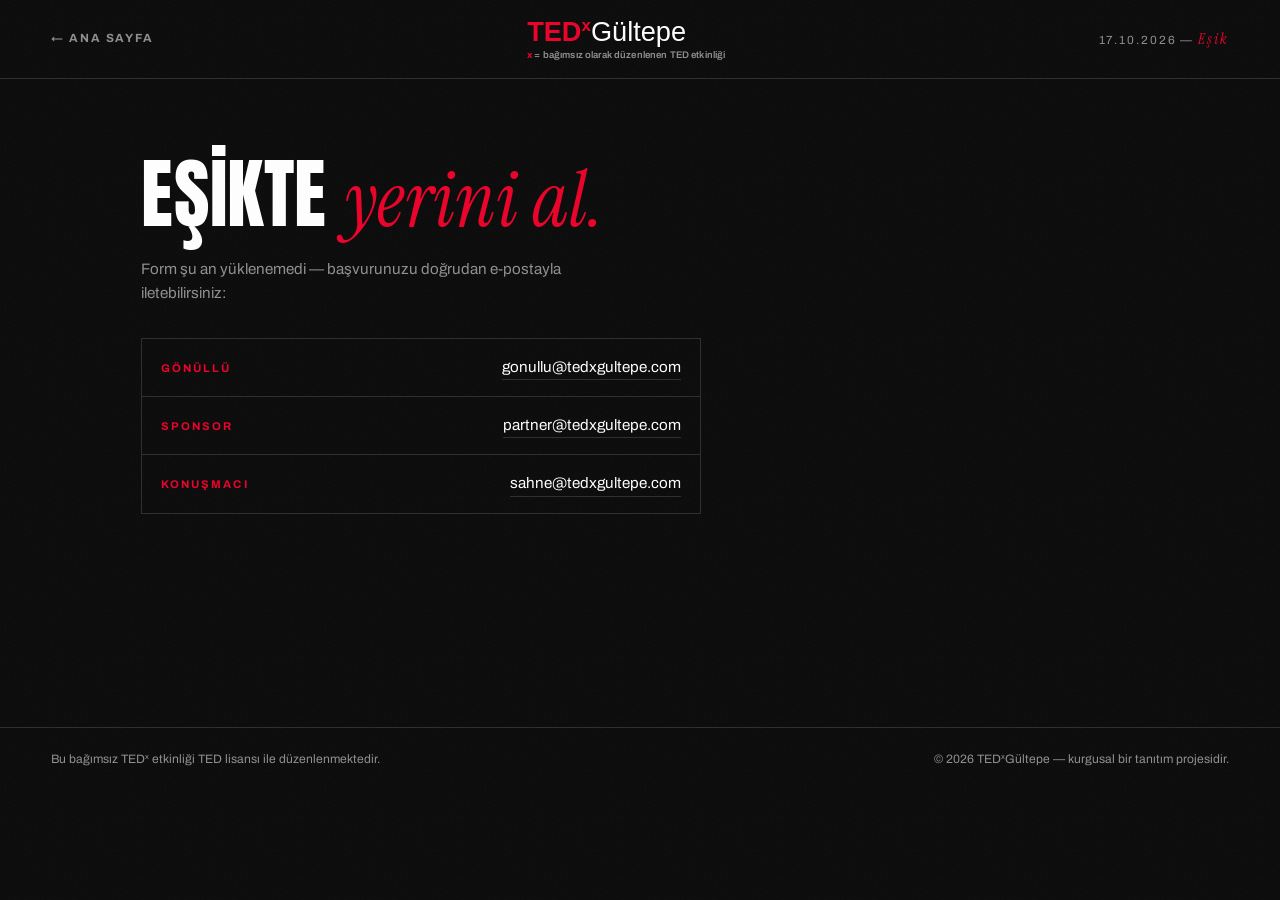
<file: basvuru.html>
<!DOCTYPE html>
<html lang="tr" class="js">
<head>
  <meta charset="UTF-8" />
  <meta name="viewport" content="width=device-width, initial-scale=1.0" />
  <title>Başvuru | TEDxGültepe</title>
  <meta name="description" content="TEDxGültepe'ye gönüllü, konuşmacı veya sponsor olarak başvur. Eşikte yerini al — başvuru formu burada." />
  <meta name="theme-color" content="#EB0028" />
  <meta name="theme-color" content="#EB0028" media="(prefers-color-scheme: dark)" />
  <link rel="canonical" href="https://tedxgultepe.com/basvuru.html" />
  <meta property="og:title" content="Başvuru | TEDxGültepe" />
  <meta property="og:description" content="TEDxGültepe'ye gönüllü, konuşmacı veya sponsor olarak başvur." />
  <meta property="og:type" content="website" />
  <meta property="og:locale" content="tr_TR" />
  <meta property="og:url" content="https://tedxgultepe.com/basvuru.html" />
  <meta property="og:image" content="https://tedxgultepe.com/img/og-image.png" />
  <meta name="twitter:card" content="summary_large_image" />
  <meta name="twitter:image" content="https://tedxgultepe.com/img/og-image.png" />
  <meta name="robots" content="index, follow" />
  <link rel="icon" href="/favicon.svg" type="image/svg+xml" />
  <link rel="icon" href="/favicon-96.png" type="image/png" sizes="96x96" />
  <link rel="apple-touch-icon" href="/apple-touch-icon.png" />

  <link rel="preconnect" href="https://fonts.googleapis.com" />
  <link rel="preconnect" href="https://fonts.gstatic.com" crossorigin />
  <link href="https://fonts.googleapis.com/css2?family=Anton&family=Archivo:ital,wght@0,400;0,500;0,600;0,700;1,400&family=Instrument+Serif:ital@0;1&display=swap" rel="stylesheet" />

  <link rel="stylesheet" href="css/style.css?v=58" />
  <link rel="stylesheet" href="css/basvuru.css?v=39" />
</head>
<body class="bv">

  <a class="skip-link" href="#root">İçeriğe geç</a>

  <header class="bv-head">
    <a class="bv-back" href="index.html">← Ana sayfa</a>
    <a class="logo" href="index.html" aria-label="TEDxGültepe — ana sayfa">
      <span class="logo__word"><span class="logo__tedx">TED<span class="tedx-x">x</span></span><span class="logo__place">Gültepe</span></span>
      <span class="logo__tag"><b>x</b> = bağımsız olarak düzenlenen TED etkinliği</span>
    </a>
    <span class="bv-date">17.10.2026 — <em>Eşik</em></span>
  </header>

  <main class="bv-main wrap">
    <div id="root">
      <p class="bv-loading">Başvuru formu yükleniyor…</p>
    </div>

    <!-- React/CDN yüklenemezse: düz mailto listesi -->
    <div id="fallback" class="bv-fallback" hidden>
      <h1 class="bv-title">Eşikte <em>yerini al.</em></h1>
      <p class="bv-sub">Form şu an yüklenemedi — başvurunuzu doğrudan e-postayla iletebilirsiniz:</p>
      <ul>
        <li><b>Gönüllü</b><a href="mailto:gonullu@tedxgultepe.com">gonullu@tedxgultepe.com</a></li>
        <li><b>Sponsor</b><a href="mailto:partner@tedxgultepe.com">partner@tedxgultepe.com</a></li>
        <li><b>Konuşmacı</b><a href="mailto:sahne@tedxgultepe.com">sahne@tedxgultepe.com</a></li>
      </ul>
    </div>

    <noscript>
      <div class="bv-fallback">
        <h1 class="bv-title">Eşikte <em>yerini al.</em></h1>
        <p class="bv-sub">Başvuru formu JavaScript gerektirir. Başvurunuzu doğrudan e-postayla iletebilirsiniz:</p>
        <ul>
          <li><b>Gönüllü</b><a href="mailto:gonullu@tedxgultepe.com">gonullu@tedxgultepe.com</a></li>
          <li><b>Sponsor</b><a href="mailto:partner@tedxgultepe.com">partner@tedxgultepe.com</a></li>
          <li><b>Konuşmacı</b><a href="mailto:sahne@tedxgultepe.com">sahne@tedxgultepe.com</a></li>
        </ul>
      </div>
    </noscript>
  </main>

  <footer class="bv-foot">
    <p>Bu bağımsız TED<span class="tedx-x">x</span> etkinliği TED lisansı ile düzenlenmektedir.</p>
    <p>© 2026 TED<span class="tedx-x">x</span>Gültepe — kurgusal bir tanıtım projesidir.</p>
  </footer>

  <div class="grain" aria-hidden="true"></div>

  <script src="js/imlec.js?v=40" defer></script>
  <script type="module" src="js/basvuru.js?v=37"></script>
</body>
</html>
</file>
<file: css/style.css>
/* ============================================================
   TEDxGültepe 2026 — "Eşik / Threshold"
   Editorial · cinematic · red/black/paper
   ============================================================ */

/* ---------- Tokens ---------- */
:root {
  --c-red: #EB0028;
  --c-red-deep: #B5001F;
  --c-black: #0A0A0A;
  --c-ink: #131313;
  --c-paper: #F2EFE9;
  --c-white: #FFFFFF;
  --c-gray: #8F8F8F;
  --c-gray-dark: #555;
  --line-light: rgba(255, 255, 255, 0.14);
  --line-dark: rgba(10, 10, 10, 0.16);

  --f-display: "Anton", "Arial Narrow", sans-serif;
  --f-serif: "Instrument Serif", Georgia, serif;
  --f-sans: "Archivo", "Helvetica Neue", sans-serif;

  --pad-x: clamp(1.25rem, 4vw, 5rem);
  --sec-y: clamp(5.5rem, 14vh, 11rem);

  --t-hero-name: clamp(4rem, 16.5vw, 15.5rem);
  --t-hero-tedx: clamp(2.1rem, 6.6vw, 5.9rem);
  --t-sec: clamp(2.6rem, 6.5vw, 6rem);
  --t-lead: clamp(1.25rem, 2.4vw, 2rem);
  --t-body: clamp(0.95rem, 1.1vw, 1.05rem);
  --t-small: 0.78rem;

  --ease-out: cubic-bezier(0.22, 1, 0.36, 1);
}

/* ---------- Reset ---------- */
*, *::before, *::after { box-sizing: border-box; margin: 0; padding: 0; }

html {
  -webkit-text-size-adjust: 100%;
  scrollbar-color: var(--c-red) var(--c-black);
}
html.no-js { scroll-behavior: smooth; }

body {
  font-family: var(--f-sans);
  font-size: var(--t-body);
  line-height: 1.6;
  color: var(--c-white);
  background: var(--c-black);
  overflow-x: clip;
  -webkit-font-smoothing: antialiased;
}

img { display: block; max-width: 100%; height: auto; }
a { color: inherit; text-decoration: none; }
ul, ol { list-style: none; }
em { font-family: var(--f-serif); font-style: italic; font-weight: 400; }
address { font-style: normal; }

::selection { background: var(--c-red); color: var(--c-white); }

:focus-visible {
  outline: 2px solid var(--c-red);
  outline-offset: 3px;
}

/* ---------- Utilities ---------- */
.wrap {
  width: 100%;
  max-width: 1640px;
  margin-inline: auto;
  padding-inline: var(--pad-x);
}

.skip-link {
  position: fixed;
  top: 0.75rem; left: 0.75rem;
  z-index: 300;
  padding: 0.6rem 1rem;
  background: var(--c-red);
  color: var(--c-white);
  font-weight: 600;
  font-size: var(--t-small);
  transform: translateY(-300%);
  transition: transform 0.25s var(--ease-out);
}
.skip-link:focus-visible { transform: translateY(0); }

/* TEDx marka yazımı — "x" küçük ve üst simge (TED'in tepesiyle hizalı).
   Çift sınıf: .bv-check span / .bv-summary span gibi geniş span
   seçicilerini kıdemle geçmek için */
.tedx-x.tedx-x {
  font-size: 0.62em;
  line-height: 0;
  text-transform: none;
  vertical-align: baseline;
  position: relative;
  top: -0.58em;
}

/* Reveal masks — em padding keeps Turkish diacritics (Ü, Ş, Ğ)
   and italic overhangs inside the clip box */
.mask {
  display: block;
  overflow: hidden;
  padding: 0.18em 0.12em 0.14em 0;
  margin: -0.18em -0.12em -0.14em 0;
}
.mask__inner { display: block; }

.st-mask {
  display: block;
  overflow: hidden;
  padding: 0.18em 0.12em 0.14em 0;
  margin: -0.18em -0.12em -0.14em 0;
}

/* Section labels — (01 — The theme) */
.sec-label {
  display: inline-flex;
  align-items: center;
  gap: 0.65rem;
  font-size: var(--t-small);
  font-weight: 600;
  letter-spacing: 0.22em;
  text-transform: uppercase;
  color: var(--c-gray-dark);
}
.sec-label i {
  width: 2.2rem; height: 2px;
  background: var(--c-red);
}
.sec-label--light { color: var(--c-gray); }

.sec-head { margin-bottom: clamp(2.5rem, 6vw, 5rem); }

.sec-title {
  font-family: var(--f-display);
  font-weight: 400;
  font-size: var(--t-sec);
  line-height: 0.96;
  letter-spacing: 0.005em;
  text-transform: uppercase;
  margin-top: 1.2rem;
}
.sec-title em {
  text-transform: none;
  color: var(--c-red);
  letter-spacing: 0;
  padding-right: .08em; /* italic overhang clip guard */
}

.sec-note {
  margin-top: 1.4rem;
  max-width: 42ch;
  color: var(--c-gray);
}


/* ---------- Buttons ---------- */
.btn {
  position: relative;
  display: inline-flex;
  align-items: center;
  justify-content: center;
  padding: 1.05rem 2.2rem;
  font-family: var(--f-sans);
  font-size: 0.85rem;
  font-weight: 700;
  letter-spacing: 0.14em;
  text-transform: uppercase;
  overflow: hidden;
  cursor: pointer;
  border: 1px solid transparent;
  border-radius: 0; /* keskin blok — tüm butonların ortak dili */
  transition: color 0.35s var(--ease-out), border-color 0.35s var(--ease-out), transform 0.15s ease;
}
.btn:active { transform: scale(0.97); }
.btn--sm { padding: 0.7rem 1.4rem; font-size: 0.72rem; }
.btn__label { position: relative; z-index: 1; }

.btn::before {
  content: "";
  position: absolute;
  inset: 0;
  transform: translateY(101%);
  transition: transform 0.45s var(--ease-out);
}
.btn:hover::before, .btn:focus-visible::before { transform: translateY(0); }

.btn--red { background: var(--c-red); color: var(--c-white); }
.btn--red::before { background: var(--c-white); }
.btn--red:hover, .btn--red:focus-visible { color: var(--c-black); }

.btn--ghost { border-color: var(--line-light); color: var(--c-white); }
.btn--ghost::before { background: var(--c-red); }
.btn--ghost:hover, .btn--ghost:focus-visible { border-color: var(--c-red); }

/* ============================================================
   PRELOADER
   ============================================================ */
.loader {
  position: fixed;
  inset: 0;
  z-index: 200;
  display: none;
  background: var(--c-black);
  color: var(--c-white);
}
.js .loader { display: block; }

.loader__center {
  position: absolute;
  top: 50%; left: 50%;
  transform: translate(-50%, -50%);
  display: flex;
  align-items: center;
  gap: 1.1rem;
}
.loader__x { color: var(--c-red); display: grid; place-items: center; }
.loader__x svg { animation: loaderSpin 2.4s var(--ease-out) infinite; }
@keyframes loaderSpin {
  0% { transform: rotate(0deg); }
  50% { transform: rotate(180deg); }
  100% { transform: rotate(360deg); }
}
.loader__word {
  font-family: "Helvetica Neue", Helvetica, Arial, sans-serif;
  font-weight: 300;
  font-size: clamp(1.8rem, 5vw, 3.2rem);
  letter-spacing: 0.04em;
}
.loader__word b { font-weight: 700; color: var(--c-red); }
.loader__count {
  position: absolute;
  bottom: 1.4rem; right: var(--pad-x);
  font-family: var(--f-display);
  font-size: clamp(3rem, 9vw, 7rem);
  line-height: 1;
  color: var(--c-red);
}
.loader__tag {
  position: absolute;
  bottom: 2rem; left: var(--pad-x);
  font-size: var(--t-small);
  letter-spacing: 0.18em;
  text-transform: uppercase;
  color: var(--c-gray);
}

/* ============================================================
   HEADER
   ============================================================ */
.site-head {
  position: fixed;
  top: 0; left: 0; right: 0;
  z-index: 100;
  display: flex;
  align-items: center;
  justify-content: space-between;
  gap: 1.5rem;
  padding: 1.1rem var(--pad-x);
  transition: background-color 0.4s ease, padding 0.4s ease, border-color 0.4s ease;
  border-bottom: 1px solid transparent;
}
.site-head.is-solid {
  background: rgba(10, 10, 10, 0.82);
  -webkit-backdrop-filter: blur(12px);
  backdrop-filter: blur(12px);
  border-bottom-color: var(--line-light);
  padding-block: 0.75rem;
}

/* Logo — bitişik "TEDxGültepe" + TEDx marka etiketi ("x = bağımsız...") */
.logo {
  display: inline-flex;
  transition: opacity 0.4s ease;
  flex-direction: column;
  align-items: flex-start;
  gap: 0.36rem;
  line-height: 1;
  font-family: "Helvetica Neue", Helvetica, Arial, sans-serif;
  font-weight: 300;
  font-size: 1.7rem;
  letter-spacing: 0;
}
.logo__word { display: inline-flex; align-items: baseline; }
.logo__tedx { color: var(--c-red); font-weight: 700; }
.logo__place { color: var(--c-white); }
.logo__tag {
  font-family: var(--f-sans);
  font-size: 0.6rem;
  font-weight: 600;
  letter-spacing: 0.015em;
  color: var(--c-gray);
  white-space: nowrap;
}
.logo__tag b { color: var(--c-red); font-weight: 700; }

.site-nav { display: flex; gap: 2rem; }
.site-nav a {
  position: relative;
  font-size: 0.8rem;
  font-weight: 600;
  letter-spacing: 0.14em;
  text-transform: uppercase;
  color: var(--c-gray);
  transition: color 0.3s ease;
  padding-block: 0.3rem;
}
.site-nav a::after {
  content: "";
  position: absolute;
  left: 0; bottom: 0;
  width: 100%; height: 1px;
  background: var(--c-red);
  transform: scaleX(0);
  transform-origin: right;
  transition: transform 0.35s var(--ease-out);
}
.site-nav a:hover { color: var(--c-white); }
.site-nav a:hover::after { transform: scaleX(1); transform-origin: left; }

.site-head__right { display: flex; align-items: center; gap: 1rem; }

.burger {
  display: none;
  flex-direction: column;
  justify-content: center;
  gap: 7px;
  width: 44px; height: 44px;
  background: none;
  border: 1px solid var(--line-light);
  cursor: pointer;
  padding-inline: 10px;
}
.burger span {
  display: block;
  height: 2px;
  background: var(--c-white);
  transition: transform 0.35s var(--ease-out), opacity 0.3s;
}
.burger[aria-expanded="true"] span:first-child { transform: translateY(4.5px) rotate(45deg); }
.burger[aria-expanded="true"] span:last-child { transform: translateY(-4.5px) rotate(-45deg); }

/* ============================================================
   FULLSCREEN MENU
   ============================================================ */
.menu {
  position: fixed;
  inset: 0;
  z-index: 90;
  background: var(--c-ink);
  display: flex;
  flex-direction: column;
  justify-content: center;
  padding: 5.5rem var(--pad-x) 2.5rem;
  visibility: hidden;
  clip-path: inset(0 0 100% 0);
  overflow-y: auto;
}

.menu__nav { display: flex; flex-direction: column; }
.menu__nav a {
  display: flex;
  align-items: baseline;
  gap: 1.1rem;
  padding: 0.42rem 0;
  border-bottom: 1px solid var(--line-light);
  font-family: var(--f-display);
  font-size: clamp(1.55rem, 5.4vw, 2.9rem);
  line-height: 1.05;
  text-transform: uppercase;
  color: var(--c-white);
  transition: color 0.3s ease, padding-left 0.35s var(--ease-out);
}
.menu__nav a i {
  font-family: var(--f-sans);
  font-style: normal;
  font-size: 0.8rem;
  font-weight: 600;
  color: var(--c-red);
  letter-spacing: 0.15em;
}
.menu__nav a:hover { color: var(--c-red); padding-left: 0.8rem; }
.menu__nav a.is-red span { color: var(--c-red); }

.menu__foot {
  margin-top: 2.5rem;
  display: flex;
  justify-content: space-between;
  gap: 1rem;
  font-size: var(--t-small);
  letter-spacing: 0.14em;
  text-transform: uppercase;
  color: var(--c-gray);
}
.menu__foot em { color: var(--c-red); font-size: 1rem; }

body.menu-open { overflow: hidden; }

/* ============================================================
   HERO
   ============================================================ */
.hero {
  position: relative;
  min-height: 100svh;
  display: flex;
  flex-direction: column;
  justify-content: flex-end;
  overflow: hidden;
  background: var(--c-black);
  padding-bottom: 3rem;
}

.hero__canvas {
  position: absolute;
  inset: 0;
  width: 100%;
  height: 100%;
  z-index: 1;
}

.hero__glow {
  position: absolute;
  inset: 0;
  z-index: 0;
  background:
    radial-gradient(58% 48% at 68% 38%, rgba(235, 0, 40, 0.22), transparent 70%),
    radial-gradient(40% 38% at 22% 70%, rgba(235, 0, 40, 0.1), transparent 70%);
}
.no-webgl .hero__glow {
  background:
    radial-gradient(60% 55% at 65% 40%, rgba(235, 0, 40, 0.42), transparent 70%),
    radial-gradient(45% 40% at 22% 72%, rgba(235, 0, 40, 0.18), transparent 70%);
}

.hero__inner { position: relative; z-index: 2; }

.hero__title {
  font-family: "Helvetica Neue", Helvetica, Arial, sans-serif;
  font-weight: 300;
  line-height: 0.92;
  margin-left: -0.04em;
}
/* Mobil poster rozeti — masaüstünde yok */
.hero__eyebrow { display: none; }

.hero__tedx {
  font-size: var(--t-hero-tedx);
  color: var(--c-red);
  font-weight: 700;
  letter-spacing: 0;
}
.hero__name {
  font-size: var(--t-hero-name);
  letter-spacing: 0.005em;
  color: var(--c-white);
  /* küçük harf düzeninde satırlar sıkı dursun (büyük harf boşluğu kaldırıldı) */
  margin-top: -0.22em;
}

.hero__row {
  display: flex;
  align-items: flex-end;
  justify-content: space-between;
  gap: 2.5rem;
  margin-top: clamp(1.2rem, 2.4vh, 1.8rem);
  flex-wrap: wrap;
}
/* Sponsorlar tema+CTA satırının altında */

.hero__theme {
  font-family: var(--f-serif);
  font-size: clamp(1.2rem, 2.3vw, 1.8rem);
  line-height: 1.25;
  color: var(--c-white);
  max-width: 30ch;
}
.hero__sub {
  max-width: 52ch;
  font-size: 0.78rem;
  letter-spacing: 0.04em;
  line-height: 1.6;
  color: rgba(255, 255, 255, 0.6);
}
/* Masaüstünde içerik dikeyde ortalı; koordinat satırı altta sabit */
@media (min-width: 1100px) {
  .hero { justify-content: center; }
  /* .hero ön eki: temel .hero__bottom kuralı dosyada daha sonra geldiği için
     özgüllükle eziyoruz — alt satır akıştan çıkıp hero tabanına sabitlenir */
  .hero .hero__bottom {
    position: absolute;
    left: 0;
    right: 0;
    bottom: 2.4rem;
    margin-top: 0;
  }
}

/* Dikey akış: tema → alt yazı → buton */
.hero__lead {
  display: flex;
  flex-direction: column;
  align-items: flex-start;
  gap: 0.9rem;
}
.hero__cta {
  padding: 0.8rem 1.8rem;
  font-size: 0.76rem;
}
.hero__theme em { color: var(--c-red); padding-right: .06em; }

.hero__meta {
  display: flex;
  align-items: flex-end;
  gap: clamp(1.2rem, 3vw, 2.8rem);
  flex-wrap: wrap;
}

/* Destekleyenler — meta bloğunun yerini alan sponsor logoları */
/* Destekleyenler artık Bilet Durumu kartında (hcard--tix) kesintisiz döner */
.hcard__sponsors {
  overflow: hidden;
  margin-top: 0.9rem;
  -webkit-mask-image: linear-gradient(90deg, transparent, #000 10%, #000 90%, transparent);
  mask-image: linear-gradient(90deg, transparent, #000 10%, #000 90%, transparent);
}
.hcard__sponsors-row {
  display: flex;
  flex-wrap: nowrap;
  align-items: center;
  gap: 0.7rem;
  width: max-content;
  animation: hcardLoop 20s linear infinite;
}
/* Satır içeriği 2 kopya: %50 kayınca baştakiyle birebir hizalanır — dikişsiz */
@keyframes hcardLoop {
  to { transform: translateX(calc(-50% - 0.35rem)); }
}
.hcard__sponsors .hp-logo-img {
  height: 2.1rem;
  max-width: 7.5rem;
  padding: 0.35rem 0.55rem;
}
.hcard__sponsors .hp-logo-img--vakif {
  width: 2.1rem;
  max-width: 2.1rem;
  padding: 0;
}

/* Görsel sponsor logoları — marka renkleriyle; koyu hero zemininde
   okunurluk için açık plaka üzerinde. SVG'ler içerik sınırına kırpık. */
.hp-logo-img {
  height: 3.2rem;
  width: auto;
  max-width: 12.5rem;
  object-fit: contain;
  padding: 0.6rem 0.95rem;
  background: var(--c-paper);
  border-radius: 0.4rem;
  opacity: 1;
  transition: opacity 0.3s ease, transform 0.35s var(--ease-out);
}
.hp-logo-img:hover { opacity: 1; transform: scale(1.05); }

.hero__bottom {
  position: relative;
  z-index: 2;
  display: grid;
  grid-template-columns: 1fr auto 1fr;
  align-items: end;
  gap: 1rem;
  margin-top: clamp(1.2rem, 2.6vh, 2rem);
  font-size: var(--t-small);
  letter-spacing: 0.18em;
  text-transform: uppercase;
  color: var(--c-gray);
}
.hero__coords { justify-self: start; }
.hero__edition { justify-self: end; }
.hero__scroll { justify-self: center; display: inline-flex; flex-direction: column-reverse; align-items: center; gap: 0.45rem; }
.hero__scroll i {
  width: 1px; height: 2.2rem;
  background: linear-gradient(var(--c-red), transparent);
  animation: scrollHint 1.8s ease-in-out infinite;
}
@keyframes scrollHint {
  0%, 100% { transform: scaleY(0.4); transform-origin: top; opacity: 0.5; }
  50% { transform: scaleY(1); opacity: 1; }
}

/* ---------- Hero: uçan kartlar (sağ sütun, ≥1100px) ---------- */
.hero__cards {
  position: absolute;
  z-index: 3;
  right: clamp(1.5rem, 4vw, 5rem);
  top: 46%;
  transform: translateY(-50%);
  transform-origin: 100% 50%;
  display: flex;
  flex-direction: column;
  align-items: flex-end;
  gap: 1.1rem;
  width: min(375px, 28vw);
}

/* Kartlar başlık/meta satırıyla çakışmasın */
@media (min-width: 1100px) {
  .hero__row { padding-right: calc(min(375px, 28vw) + clamp(1rem, 2.5vw, 3rem)); }
}

.hcard {
  width: 100%;
  background: rgba(14, 14, 14, 0.58);
  border: 1px solid var(--line-light);
  -webkit-backdrop-filter: blur(14px);
  backdrop-filter: blur(14px);
  padding: 1.1rem 1.2rem 1.2rem;
  box-shadow: 0 24px 60px rgba(0, 0, 0, 0.45);
}
.hcard--spk { border-top: 2px solid var(--c-red); }
.hcard--count { width: 84%; }
.hcard--tix { width: 92%; }

.hcard__head {
  display: flex;
  align-items: center;
  justify-content: space-between;
  gap: 1rem;
}
.hcard__label {
  display: block;
  font-size: 0.62rem;
  font-weight: 700;
  letter-spacing: 0.22em;
  text-transform: uppercase;
  color: var(--c-gray);
}
.hcard__dots { display: inline-flex; gap: 0.32rem; }
.hcard__dots i {
  width: 0.35rem; height: 0.35rem;
  border-radius: 50%;
  background: rgba(255, 255, 255, 0.25);
  transition: background-color 0.3s ease, transform 0.3s ease;
}
.hcard__dots i.is-on { background: var(--c-red); transform: scale(1.3); }

.hcard__person {
  display: flex;
  align-items: center;
  gap: 0.9rem;
  margin-top: 0.95rem;
}
.hcard__person img {
  width: 3.4rem; height: 3.4rem;
  object-fit: cover;
  border-radius: 50%;
  border: 1px solid var(--line-light);
  filter: grayscale(1) contrast(1.05);
}
.hcard__who { display: flex; flex-direction: column; gap: 0.18rem; min-width: 0; }
.hcard__who strong {
  font-family: var(--f-display);
  font-weight: 400;
  font-size: 1.05rem;
  letter-spacing: 0.02em;
  text-transform: uppercase;
}
.hcard__who span {
  font-size: 0.66rem;
  font-weight: 600;
  letter-spacing: 0.16em;
  text-transform: uppercase;
  color: var(--c-red);
}
.hcard__talk {
  margin-top: 0.8rem;
  font-family: var(--f-serif);
  font-style: italic;
  font-size: 1.02rem;
  line-height: 1.3;
  color: rgba(255, 255, 255, 0.85);
}

.hcard__count {
  display: flex;
  gap: 1.4rem;
  margin-top: 0.85rem;
}
.hcard__count b {
  display: block;
  font-family: var(--f-display);
  font-weight: 400;
  font-size: 1.9rem;
  line-height: 1;
  color: var(--c-white);
}
.hcard__count i {
  display: block;
  margin-top: 0.3rem;
  font-style: normal;
  font-size: 0.56rem;
  font-weight: 700;
  letter-spacing: 0.2em;
  text-transform: uppercase;
  color: var(--c-gray);
}
.hcard__foot {
  display: block;
  margin-top: 0.85rem;
  padding-top: 0.7rem;
  border-top: 1px solid var(--line-light);
  font-size: 0.64rem;
  font-weight: 600;
  letter-spacing: 0.18em;
  text-transform: uppercase;
  color: var(--c-gray);
}
.hcard__foot em { color: var(--c-red); font-size: 0.85rem; }

.hcard__bar {
  margin-top: 0.9rem;
  height: 4px;
  background: rgba(255, 255, 255, 0.14);
  overflow: hidden;
}
.hcard__bar i {
  display: block;
  width: 72%;
  height: 100%;
  background: var(--c-red);
}
.hcard__fill {
  margin-top: 0.7rem;
  font-size: 0.8rem;
  line-height: 1.45;
  color: var(--c-gray);
}
.hcard__fill b { color: var(--c-white); }
.hcard__cta {
  display: inline-block;
  margin-top: 0.75rem;
  padding-bottom: 0.2rem;
  font-size: 0.7rem;
  font-weight: 700;
  letter-spacing: 0.18em;
  text-transform: uppercase;
  color: var(--c-red);
  border-bottom: 1px solid currentColor;
  transition: color 0.3s ease;
}
.hcard__cta:hover { color: var(--c-white); }

/* ============================================================
   MARQUEE
   ============================================================ */
.marquee {
  overflow: hidden;
  border-block: 1px solid var(--c-black);
  user-select: none;
}
.marquee--red { background: var(--c-red); color: var(--c-white); }

.marquee__track {
  display: flex;
  width: max-content;
  animation: marquee 22s linear infinite;
}
.marquee__track--slow { animation-duration: 30s; }

.marquee__group {
  display: flex;
  align-items: center;
  gap: 2.4rem;
  padding: 0.95rem 1.2rem;
  flex-shrink: 0;
}
.marquee__group span {
  font-family: var(--f-display);
  font-size: clamp(1.1rem, 2.4vw, 1.8rem);
  text-transform: uppercase;
  letter-spacing: 0.03em;
  white-space: nowrap;
}
.marquee__group b { font-weight: 400; opacity: 0.55; }

@keyframes marquee {
  to { transform: translateX(-50%); }
}

/* ============================================================
   THEME / STORY  (paper section)
   ============================================================ */
.theme {
  background: var(--c-paper);
  color: var(--c-black);
  padding-block: var(--sec-y);
}

.theme__grid {
  display: grid;
  grid-template-columns: minmax(180px, 1fr) minmax(0, 2.2fr);
  gap: clamp(2rem, 5vw, 6rem);
}

.theme__side { position: relative; }
.theme__big-tr {
  position: sticky;
  top: 18vh;
  display: block;
  margin-top: 2.2rem;
  font-family: var(--f-display);
  font-size: clamp(3.4rem, 7vw, 7.5rem);
  line-height: 0.9;
  color: transparent;
  -webkit-text-stroke: 1.5px rgba(10, 10, 10, 0.28);
  writing-mode: vertical-rl;
  text-orientation: mixed;
  letter-spacing: 0.06em;
}

.theme__title {
  font-family: var(--f-display);
  font-weight: 400;
  font-size: clamp(2.2rem, 4.6vw, 4.4rem);
  line-height: 1.02;
  text-transform: uppercase;
  max-width: 18ch;
}

.theme__lead {
  margin-top: clamp(1.8rem, 4vw, 3rem);
  font-size: var(--t-lead);
  line-height: 1.45;
  font-weight: 400;
  max-width: 56ch;
  color: var(--c-ink);
}
.theme__lead .w { display: inline-block; }

/* Tam genişlik istatistik şeridi — hücreler ortalı, çizgiyle arasında nefes payı */
.theme__stats {
  margin-top: clamp(3rem, 6vw, 5rem);
  display: grid;
  grid-template-columns: repeat(4, minmax(0, 1fr));
  border-top: 1px solid var(--line-dark);
}
.theme__stats li {
  padding: 2.4rem 1.2rem 0.5rem;
  border-right: 1px solid var(--line-dark);
  text-align: center;
}
.theme__stats li:last-child { border-right: 0; }
.theme__stat-num {
  font-family: var(--f-display);
  font-size: clamp(2.6rem, 5.4vw, 5rem);
  line-height: 1;
  color: var(--c-red);
  display: block;
}
.theme__stat-label {
  display: block;
  margin-top: 0.7rem;
  font-size: var(--t-small);
  font-weight: 600;
  letter-spacing: 0.1em;
  text-transform: uppercase;
  color: var(--c-gray-dark);
  max-width: 22ch;
  margin-inline: auto;
}

/* ============================================================
   KIRILMA  (interaktif cam interlüdü)
   ============================================================ */
.kirilma {
  position: relative;
  min-height: 100svh;
  overflow: hidden;
  background: #08080b;
  --kr-glow: 0;
}
@media (pointer: fine) {
  .kirilma, .kirilma a, .kirilma button { cursor: none; }
}

/* İçerik akışta kalır: kısa ekranda bölüm büyür, hiçbir şey kırpılmaz.
   Alt boşluk HUD'a (ilerleme + ipucu + buton) yer ayırır — CTA ile çakışmaz. */
.kirilma__content {
  position: relative;
  z-index: 0;
  min-height: 100svh;
  display: flex;
  flex-direction: column;
  align-items: center;
  justify-content: center;
  text-align: center;
  padding: 5.5rem var(--pad-x) 11rem;
}
.kirilma__vignette {
  position: absolute;
  inset: 0;
  pointer-events: none;
  background: radial-gradient(ellipse at center, transparent 45%, rgba(0, 0, 0, 0.6) 100%);
}
.kirilma__kicker {
  margin-bottom: 2rem;
  font-size: 0.68rem;
  font-weight: 400;
  letter-spacing: 0.5em;
  color: rgba(255, 255, 255, 0.55);
}
.kirilma__kicker b { font-weight: 700; }
.kirilma__word {
  font-family: var(--f-display);
  font-size: clamp(3.4rem, 14vw, 12rem);
  /* Ş kuyruğu ve İ noktası kutudan taşmasın — üst/alt metne binmez */
  line-height: 1.18;
  letter-spacing: 0.08em;
  color: var(--c-white);
  user-select: none;
  /* kırılma ilerledikçe kırmızı parlama artar (JS --kr-glow günceller) */
  text-shadow: 0 0 calc(18px + var(--kr-glow) * 26px)
    rgba(235, 0, 40, calc(0.1 + var(--kr-glow) * 0.2));
}
.kirilma__line {
  margin-top: 1.9rem;
  font-size: clamp(1rem, 1.8vw, 1.3rem);
  font-weight: 500;
  letter-spacing: 0.04em;
  color: rgba(255, 255, 255, 0.85);
}
.kirilma__line em { color: var(--c-red); }
.kirilma__desc {
  margin-top: 1rem;
  max-width: 38rem;
  font-size: 0.9rem;
  line-height: 1.65;
  color: rgba(255, 255, 255, 0.55);
}
.kirilma__rule {
  display: block;
  width: 4rem;
  height: 1px;
  margin-top: 2.2rem;
  background: rgba(255, 255, 255, 0.2);
}
.kirilma__cta {
  pointer-events: auto;
  display: inline-flex;
  align-items: center;
  gap: 0.5rem;
  margin-top: 1.6rem;
  padding: 0.85rem 1.8rem;
  border: 1px solid rgba(235, 0, 40, 0.7);
  border-radius: 0; /* keskin blok buton dili */
  font-size: 0.72rem;
  font-weight: 700;
  letter-spacing: 0.2em;
  text-transform: uppercase;
  color: var(--c-red);
  transition: background-color 0.3s ease, color 0.3s ease, opacity 0.45s ease, border-color 0.45s ease;
}
.kirilma__cta:hover, .kirilma__cta:focus-visible { background: var(--c-red); color: var(--c-white); }
/* Cam kırılmadan kilitli — tıklamalar alttaki cama geçer */
.kirilma__cta[aria-disabled="true"] {
  opacity: 0.3;
  border-color: rgba(255, 255, 255, 0.25);
  color: rgba(255, 255, 255, 0.6);
  pointer-events: none;
}
.kirilma__cta.is-unlocked { animation: ctaUnlock 0.6s var(--ease-out); }
@keyframes ctaUnlock {
  0% { transform: scale(1); }
  40% { transform: scale(1.1); }
  100% { transform: scale(1); }
}
.kirilma__cta i { font-style: normal; transition: transform 0.3s ease; }
.kirilma__cta:hover i { transform: translateX(4px); }

.kirilma__bg { position: absolute; inset: 0; z-index: 10; pointer-events: none; }
.kirilma__fx { position: absolute; inset: 0; z-index: 20; pointer-events: none; }
.kirilma__topline {
  position: absolute;
  top: 0; left: 0; right: 0;
  height: 2px;
  z-index: 30;
  pointer-events: none;
  background: linear-gradient(to right, var(--c-red), rgba(235, 0, 40, 0.6), transparent);
}

.kirilma__hud {
  position: absolute;
  inset-inline: 0;
  bottom: 2rem;
  z-index: 30;
  display: flex;
  flex-direction: column;
  align-items: center;
  gap: 0.8rem;
  pointer-events: none;
}
.kirilma__progress { width: 16rem; max-width: 70vw; }
.kirilma__progress-head {
  display: flex;
  justify-content: space-between;
  margin-bottom: 0.4rem;
  font-size: 0.6rem;
  font-weight: 600;
  letter-spacing: 0.3em;
  text-transform: uppercase;
  color: rgba(255, 255, 255, 0.6);
}
.kirilma__progress-track {
  height: 4px;
  border-radius: 999px;
  background: rgba(255, 255, 255, 0.1);
  overflow: hidden;
}
.kirilma__progress-track i {
  display: block;
  width: 0%;
  height: 100%;
  border-radius: 999px;
  background: var(--c-red);
  transition: width 0.3s ease-out;
}
.kirilma__hint {
  font-size: 0.6rem;
  letter-spacing: 0.35em;
  text-transform: uppercase;
  color: rgba(255, 255, 255, 0.6);
  animation: pulseSoft 2.4s ease-in-out infinite;
}
@keyframes pulseSoft {
  0%, 100% { opacity: 0.6; }
  50% { opacity: 1; }
}
.kirilma__all {
  pointer-events: auto;
  background: none;
  border: none;
  cursor: pointer;
  font: inherit;
  padding-bottom: 0.15rem;
  font-size: 0.6rem;
  font-weight: 700;
  letter-spacing: 0.25em;
  text-transform: uppercase;
  color: rgba(255, 255, 255, 0.4);
  border-bottom: 1px solid transparent;
  transition: color 0.3s ease, border-color 0.3s ease;
}
.kirilma__all:hover, .kirilma__all:focus-visible { color: var(--c-red); border-color: var(--c-red); }

/* statik mod: reduced-motion / canvas kurulamadı → cam yok, içerik direkt */
.kirilma--static .kirilma__bg,
.kirilma--static .kirilma__fx,
.kirilma--static .kirilma__hud { display: none; }
.kirilma--static, .kirilma--static a, .kirilma--static button { cursor: auto; }

/* ============================================================
   SPEAKERS  (black section)
   ============================================================ */
.speakers {
  background: var(--c-black);
  padding-block: var(--sec-y);
}

.spk-grid {
  display: grid;
  grid-template-columns: repeat(4, minmax(0, 1fr));
  gap: clamp(1rem, 2vw, 1.8rem);
}
/* Mobilde yatay kaydırmalı kart şeridi — ipucu yalnız orada görünür */
.spk-swipe {
  display: none;
  margin-bottom: 1rem;
  font-size: 0.62rem;
  font-weight: 700;
  letter-spacing: 0.3em;
  text-transform: uppercase;
  color: var(--c-gray);
}

.spk-card {
  position: relative;
  background: var(--c-ink);
  border: 1px solid var(--line-light);
  transition: border-color 0.4s ease, transform 0.5s var(--ease-out);
}
.spk-card:hover { border-color: var(--c-red); transform: translateY(-6px); }
.spk-card:nth-child(even) { margin-top: clamp(0rem, 3vw, 3rem); }

.spk-card__media {
  position: relative;
  aspect-ratio: 4 / 5;
  overflow: hidden;
  background: #1d1d1d;
}
.spk-card__media::after {
  content: "";
  position: absolute;
  inset: 0;
  background: var(--c-red);
  mix-blend-mode: multiply;
  opacity: 0;
  transition: opacity 0.45s ease;
}
.spk-card__media img {
  width: 100%; height: 100%;
  object-fit: cover;
  filter: grayscale(1) contrast(1.06);
  transform: scale(1.01);
  transition: transform 0.7s var(--ease-out);
}
/* Yerel portreler dikey format — üstten hizala ki kafa kırpılmasın, fazlalık alttan gitsin */
.spk-card__media img[src^="img/speakers/"],
.hcard__person img[src^="img/speakers/"] { object-position: center top; }
.spk-card:hover .spk-card__media::after { opacity: 0.85; }
.spk-card:hover .spk-card__media img { transform: scale(1.07); }

.spk-card__body { padding: 1.2rem 1.2rem 1.4rem; }
.spk-card__idx {
  position: absolute;
  top: 0.9rem; left: 0.9rem;
  z-index: 1;
  font-family: var(--f-display);
  font-size: 1rem;
  color: var(--c-white);
  background: rgba(10, 10, 10, 0.55);
  padding: 0.25rem 0.55rem;
  letter-spacing: 0.06em;
}
.spk-card__name {
  font-family: var(--f-display);
  font-weight: 400;
  font-size: clamp(1.25rem, 1.6vw, 1.6rem);
  line-height: 1.05;
  text-transform: uppercase;
  letter-spacing: 0.015em;
}
.spk-card__role {
  margin-top: 0.45rem;
  font-size: 0.72rem;
  font-weight: 600;
  letter-spacing: 0.18em;
  text-transform: uppercase;
  color: var(--c-red);
}
.spk-card__talk {
  margin-top: 0.7rem;
  font-size: 1.02rem;
  line-height: 1.35;
  color: var(--c-gray);
  transition: color 0.35s ease;
}
.spk-card:hover .spk-card__talk { color: var(--c-white); }

/* ============================================================
   SCHEDULE  (paper section)
   ============================================================ */
.schedule {
  background: var(--c-paper);
  color: var(--c-black);
  padding-block: var(--sec-y);
}
.schedule .sec-note { color: var(--c-gray-dark); }

.sched { border-top: 1px solid var(--line-dark); }

.sched__row {
  position: relative;
  display: grid;
  grid-template-columns: 7rem minmax(0, 1fr) auto;
  align-items: center;
  gap: clamp(1rem, 3vw, 3rem);
  padding: 1.5rem 1rem;
  border-bottom: 1px solid var(--line-dark);
  transition: color 0.3s ease;
  isolation: isolate;
}
.sched__row::before {
  content: "";
  position: absolute;
  inset: 0;
  z-index: -1;
  background: var(--c-black);
  transform: scaleY(0);
  transform-origin: bottom;
  transition: transform 0.4s var(--ease-out);
}
.sched__row:hover::before { transform: scaleY(1); transform-origin: top; }
.sched__row:hover { color: var(--c-paper); }

.sched__time {
  font-family: var(--f-display);
  font-size: clamp(1.4rem, 2.6vw, 2.2rem);
  color: var(--c-red);
  line-height: 1;
}
.sched__info h3 {
  font-family: var(--f-sans);
  font-weight: 700;
  font-size: clamp(1.05rem, 1.8vw, 1.45rem);
  letter-spacing: 0.01em;
}
.sched__info p {
  margin-top: 0.25rem;
  color: var(--c-gray-dark);
  transition: color 0.3s ease;
  max-width: 56ch;
}
.sched__row:hover .sched__info p { color: var(--c-gray); }

.sched__tag {
  font-size: 0.68rem;
  font-weight: 700;
  letter-spacing: 0.2em;
  text-transform: uppercase;
  padding: 0.45rem 0.9rem;
  border: 1px solid currentColor;
  color: var(--c-red);
  white-space: nowrap;
}
.sched__tag--break { color: var(--c-gray-dark); }
.sched__row:hover .sched__tag--break { color: var(--c-gray); }
.sched__tag--perf { background: var(--c-red); color: var(--c-white); border-color: var(--c-red); }

/* ============================================================
   DENEYİM  (black section)
   ============================================================ */
.exp {
  background: var(--c-black);
  padding-block: var(--sec-y);
  border-top: 1px solid var(--line-light);
}

.exp__grid {
  display: grid;
  grid-template-columns: repeat(3, minmax(0, 1fr));
  gap: clamp(1rem, 2vw, 1.8rem);
}

.exp-card {
  position: relative;
  display: flex;
  flex-direction: column;
  background: var(--c-ink);
  border: 1px solid var(--line-light);
  transition: border-color 0.4s ease, transform 0.5s var(--ease-out);
}
.exp-card:hover { border-color: var(--c-red); transform: translateY(-6px); }

.exp-card__media {
  aspect-ratio: 3 / 2;
  overflow: hidden;
  background: #1d1d1d;
}
.exp-card__media img {
  width: 100%; height: 100%;
  object-fit: cover;
  filter: grayscale(1) contrast(1.05) brightness(0.85);
  transition: transform 0.7s var(--ease-out), filter 0.5s ease;
}
.exp-card:hover .exp-card__media img {
  transform: scale(1.06);
  filter: grayscale(0.15) contrast(1.05) brightness(0.95);
}

.exp-card__body { padding: 1.2rem 1.3rem 1.5rem; }
.exp-card__idx {
  font-family: var(--f-display);
  font-size: 0.95rem;
  letter-spacing: 0.08em;
  color: var(--c-red);
}
.exp-card__body h3 {
  margin-top: 0.55rem;
  font-family: var(--f-display);
  font-weight: 400;
  font-size: clamp(1.3rem, 1.8vw, 1.7rem);
  text-transform: uppercase;
  letter-spacing: 0.02em;
}
.exp-card__body p {
  margin-top: 0.6rem;
  font-size: 0.92rem;
  line-height: 1.5;
  color: var(--c-gray);
}

/* Mekan & Ulaşım bilgi kartı (kırmızı hücre, 2 sütun) */
.exp-card--info {
  grid-column: span 2;
  padding: 1.6rem 1.5rem 1.8rem;
  background: var(--c-red);
  border-color: var(--c-red);
}
.exp-card--info:hover { border-color: var(--c-white); }
.exp-card--info .exp-card__idx { color: var(--c-white); opacity: 0.8; }
.exp-card--info h3 {
  margin-top: 0.55rem;
  font-family: var(--f-display);
  font-weight: 400;
  font-size: clamp(1.4rem, 2vw, 1.9rem);
  text-transform: uppercase;
  letter-spacing: 0.02em;
  color: var(--c-white);
}
.exp-card__addr {
  margin-top: 1rem;
  line-height: 1.55;
  color: rgba(255, 255, 255, 0.92);
}
.exp-card__addr strong { font-weight: 700; }
.exp-card__how {
  margin-top: 1.1rem;
  border-top: 1px solid rgba(255, 255, 255, 0.3);
  flex-grow: 1;
}
.exp-card__how li {
  display: flex;
  align-items: baseline;
  gap: 0.9rem;
  padding: 0.6rem 0;
  border-bottom: 1px solid rgba(255, 255, 255, 0.3);
  font-size: 0.85rem;
}
.exp-card__how b {
  font-family: var(--f-display);
  font-weight: 400;
  min-width: 2.6rem;
  color: var(--c-white);
}
.exp-card__how span { color: rgba(255, 255, 255, 0.88); }
.exp-card--info .btn {
  margin-top: 1.3rem;
  align-self: flex-start;
  border-color: rgba(255, 255, 255, 0.55);
}
.exp-card--info .btn--ghost::before { background: var(--c-white); }
.exp-card--info .btn--ghost:hover,
.exp-card--info .btn--ghost:focus-visible {
  border-color: var(--c-white);
  color: var(--c-black);
}

/* ============================================================
   HIGHLIGHTS — horizontal scroll  (ink section)
   ============================================================ */
.hl {
  background: var(--c-ink);
  padding-top: var(--sec-y);
  border-top: 1px solid var(--line-light);
}
.hl__head { margin-bottom: clamp(2rem, 5vw, 4rem); }

.hl__pin { overflow: hidden; }
.hl__track {
  display: flex;
  gap: clamp(1.2rem, 2.5vw, 2.5rem);
  width: max-content;
  padding: 0 var(--pad-x) var(--sec-y);
  align-items: stretch;
}

.hl-card {
  width: clamp(300px, 34vw, 460px);
  flex-shrink: 0;
  background: var(--c-black);
  border: 1px solid var(--line-light);
  transition: border-color 0.4s ease;
}
.hl-card:hover { border-color: var(--c-red); }

.hl-card__media {
  position: relative;
  aspect-ratio: 3 / 2;
  overflow: hidden;
  background: #1d1d1d;
}
.hl-card__media img {
  width: 100%; height: 100%;
  object-fit: cover;
  filter: grayscale(1) contrast(1.05) brightness(0.85);
  transition: transform 0.7s var(--ease-out), filter 0.5s ease;
}
.hl-card:hover .hl-card__media img {
  transform: scale(1.06);
  filter: grayscale(0.2) contrast(1.05) brightness(0.95);
}
.hl-card__play {
  position: absolute;
  right: 1rem; bottom: 1rem;
  width: 3.2rem; height: 3.2rem;
  display: grid;
  place-items: center;
  background: var(--c-red);
  color: var(--c-white);
  font-size: 0.85rem;
  border-radius: 50%;
  transition: transform 0.4s var(--ease-out);
}
.hl-card:hover .hl-card__play { transform: scale(1.15) rotate(360deg); }

.hl-card__meta { padding: 1.3rem 1.3rem 1.5rem; }
.hl-card__year {
  font-size: 0.7rem;
  font-weight: 700;
  letter-spacing: 0.2em;
  color: var(--c-red);
}
.hl-card__meta h3 {
  margin-top: 0.6rem;
  font-family: var(--f-serif);
  font-weight: 400;
  font-size: clamp(1.3rem, 1.9vw, 1.7rem);
  line-height: 1.2;
}
.hl-card__meta p {
  margin-top: 0.5rem;
  font-size: 0.85rem;
  color: var(--c-gray);
}
.hl-card__views {
  display: inline-block;
  margin-top: 0.9rem;
  font-size: 0.7rem;
  font-weight: 700;
  letter-spacing: 0.16em;
  text-transform: uppercase;
  color: var(--c-gray);
  border: 1px solid var(--line-light);
  padding: 0.35rem 0.7rem;
}

.hl-card--cta {
  display: flex;
  flex-direction: column;
  justify-content: space-between;
  background: var(--c-red);
  border-color: var(--c-red);
  padding: 2rem;
  min-height: 100%;
}
.hl-card--cta__big {
  font-family: var(--f-display);
  font-size: clamp(2rem, 3.4vw, 3.2rem);
  line-height: 1;
  text-transform: uppercase;
  color: var(--c-white);
}
.hl-card--cta__big em { text-transform: none; color: var(--c-black); }
.hl-card--cta__link {
  font-weight: 700;
  font-size: 0.85rem;
  letter-spacing: 0.16em;
  text-transform: uppercase;
  color: var(--c-white);
  border-bottom: 2px solid var(--c-white);
  align-self: flex-start;
  padding-bottom: 0.3rem;
  transition: color 0.3s, border-color 0.3s;
}
.hl-card--cta:hover .hl-card--cta__link { color: var(--c-black); border-color: var(--c-black); }

/* ============================================================
   HİKAYEMİZ  (paper section)
   ============================================================ */
.story {
  background: var(--c-paper);
  color: var(--c-black);
  padding-block: var(--sec-y);
}

.story__grid {
  display: grid;
  grid-template-columns: minmax(0, 1.35fr) minmax(0, 1fr);
  gap: clamp(2.5rem, 6vw, 7rem);
  align-items: start;
}

.story__lead {
  margin-top: clamp(1.8rem, 4vw, 3rem);
  font-size: var(--t-lead);
  line-height: 1.45;
  max-width: 52ch;
  color: var(--c-ink);
}
.story__lead .w { display: inline-block; }

.story__quote {
  margin-top: clamp(2rem, 4vw, 3rem);
  padding: 1.6rem 1.8rem;
  border-left: 3px solid var(--c-red);
  background: rgba(10, 10, 10, 0.04);
}
.story__quote p {
  font-family: var(--f-serif);
  font-size: clamp(1.2rem, 1.9vw, 1.6rem);
  line-height: 1.35;
}
.story__quote em { color: var(--c-red); }

.story__values {
  margin-top: clamp(2rem, 4vw, 3rem);
  border-top: 1px solid var(--line-dark);
}
.story__values li {
  display: flex;
  align-items: baseline;
  gap: 1.1rem;
  padding: 0.95rem 0;
  border-bottom: 1px solid var(--line-dark);
}
.story__values b {
  font-family: var(--f-display);
  font-weight: 400;
  color: var(--c-red);
}
.story__values span { color: var(--c-gray-dark); }

.story__timeline { margin-top: 3.4rem; }
.story__timeline li {
  position: relative;
  display: flex;
  gap: 1.4rem;
  padding: 1.4rem 0 1.4rem 1.7rem;
  border-left: 2px solid var(--line-dark);
}
.story__timeline li::before {
  content: "";
  position: absolute;
  left: -6px; top: 2rem;
  width: 10px; height: 10px;
  border-radius: 50%;
  background: var(--c-red);
}
.story__timeline li:last-child { border-left-color: var(--c-red); }
.story__year {
  font-family: var(--f-display);
  font-size: clamp(1.6rem, 2.6vw, 2.4rem);
  line-height: 1;
  min-width: 4.6rem;
  color: var(--c-red);
}
.story__timeline h3 {
  font-family: var(--f-sans);
  font-weight: 700;
  font-size: 1.05rem;
}
.story__timeline p {
  margin-top: 0.35rem;
  font-size: 0.92rem;
  color: var(--c-gray-dark);
  max-width: 38ch;
}

/* ============================================================
   KELİMELER  (parçacık interlüdü)
   ============================================================ */
.ptext {
  position: relative;
  min-height: 100svh;
  overflow: hidden;
  background: #050507;
  border-top: 1px solid var(--line-light);
}
.ptext__glow {
  position: absolute;
  left: 50%; top: 50%;
  width: 70vh; height: 70vh;
  transform: translate(-50%, -50%);
  border-radius: 50%;
  background: rgba(235, 0, 40, 0.1);
  filter: blur(150px);
  pointer-events: none;
}
.ptext__canvas {
  position: absolute;
  inset: 0;
  width: 100%;
  height: 100%;
  z-index: 1;
}
.ptext__vignette {
  position: absolute;
  inset: 0;
  z-index: 2;
  pointer-events: none;
  background: radial-gradient(ellipse at center, transparent 45%, rgba(5, 5, 7, 0.85) 100%);
}

/* WebGL/CDN çöktüğünde statik başlık */
.ptext__fallback { display: none; }
.ptext--fallback .ptext__canvas { display: none; }
.ptext--fallback .ptext__fallback {
  display: flex;
  align-items: center;
  justify-content: center;
  position: absolute;
  inset: 0;
  z-index: 1;
  font-family: var(--f-display);
  font-size: clamp(4rem, 16vw, 14rem);
  letter-spacing: 0.04em;
  color: var(--c-red);
}

.ptext__kicker {
  position: absolute;
  top: clamp(4rem, 10vh, 6.5rem);
  left: 50%;
  transform: translateX(-50%);
  z-index: 3;
  font-size: 0.66rem;
  font-weight: 600;
  letter-spacing: 0.45em;
  text-transform: uppercase;
  color: rgba(255, 255, 255, 0.45);
  white-space: nowrap;
  pointer-events: none;
}

.ptext__hud {
  position: absolute;
  inset-inline: 0;
  bottom: 0;
  z-index: 3;
  display: flex;
  flex-direction: column;
  align-items: center;
  gap: 1.4rem;
  padding-bottom: 3rem;
  pointer-events: none;
}
.ptext__dots { display: inline-flex; align-items: center; gap: 0.7rem; }
.ptext__dots i {
  width: 1.25rem;
  height: 3px;
  border-radius: 999px;
  background: rgba(255, 255, 255, 0.2);
  transition: width 0.5s var(--ease-out), background-color 0.5s ease;
}
.ptext__dots i.is-on { width: 2.5rem; background: var(--c-red); }
.ptext__caption {
  font-family: "Helvetica Neue", Helvetica, Arial, sans-serif;
  font-weight: 300;
  font-size: 0.9rem;
  letter-spacing: 0.4em;
  color: rgba(255, 255, 255, 0.7);
}
.ptext__caption b { font-weight: 700; color: var(--c-red); }
.ptext__scroll {
  display: inline-flex;
  flex-direction: column;
  align-items: center;
  gap: 0.5rem;
  font-size: 0.6rem;
  letter-spacing: 0.3em;
  text-transform: uppercase;
  color: rgba(255, 255, 255, 0.3);
}
.ptext__scroll i {
  width: 1px;
  height: 2rem;
  background: linear-gradient(rgba(255, 255, 255, 0.4), transparent);
}

/* Ekran okuyucu yardımcı sınıfı */
.sr-only {
  position: absolute;
  width: 1px; height: 1px;
  padding: 0; margin: -1px;
  overflow: hidden;
  clip: rect(0, 0, 0, 0);
  white-space: nowrap;
  border: 0;
}

/* ============================================================
   ORGANİZASYON EKİBİ  (ink section)
   ============================================================ */
.team {
  background: var(--c-ink);
  padding-block: var(--sec-y);
  border-top: 1px solid var(--line-light);
}

.team__grid {
  display: grid;
  grid-template-columns: repeat(4, minmax(0, 1fr));
  gap: clamp(1rem, 2vw, 1.6rem);
}

.team-card {
  background: var(--c-black);
  border: 1px solid var(--line-light);
  transition: border-color 0.4s ease, transform 0.5s var(--ease-out);
}
.team-card:hover { border-color: var(--c-red); transform: translateY(-5px); }

.team-card__media {
  position: relative;
  aspect-ratio: 1;
  overflow: hidden;
  background: #1d1d1d;
}
.team-card__media::after {
  content: "";
  position: absolute;
  inset: 0;
  background: var(--c-red);
  mix-blend-mode: multiply;
  opacity: 0;
  transition: opacity 0.45s ease;
}
.team-card:hover .team-card__media::after { opacity: 0.8; }
.team-card__media img {
  width: 100%; height: 100%;
  object-fit: cover;
  filter: grayscale(1) contrast(1.06);
  transition: transform 0.7s var(--ease-out);
}
.team-card:hover .team-card__media img { transform: scale(1.07); }

.team-card__body { padding: 1rem 1.1rem 1.2rem; }
.team-card__body h3 {
  font-family: var(--f-display);
  font-weight: 400;
  font-size: 1.15rem;
  text-transform: uppercase;
  letter-spacing: 0.02em;
}
.team-card__body p {
  margin-top: 0.35rem;
  font-size: 0.68rem;
  font-weight: 600;
  letter-spacing: 0.16em;
  text-transform: uppercase;
  color: var(--c-red);
}

.team__cta {
  margin-top: 2.5rem;
  text-align: center;
  color: var(--c-gray);
}
.team__cta a {
  color: var(--c-red);
  font-weight: 600;
  border-bottom: 1px solid currentColor;
  transition: color 0.3s ease;
}
.team__cta a:hover { color: var(--c-white); }

/* ============================================================
   BAŞVURULAR  (black section)
   ============================================================ */
.apply {
  background: var(--c-black);
  padding-block: var(--sec-y);
  border-top: 1px solid var(--line-light);
}

.apply__grid {
  display: grid;
  grid-template-columns: repeat(3, minmax(0, 1fr));
  gap: clamp(1rem, 2vw, 1.8rem);
}

.apply-card {
  position: relative;
  display: flex;
  flex-direction: column;
  min-height: clamp(280px, 28vw, 380px);
  padding: clamp(1.6rem, 2.6vw, 2.4rem);
  background: var(--c-ink);
  border: 1px solid var(--line-light);
  overflow: hidden;
  isolation: isolate;
  transition: border-color 0.4s ease, transform 0.5s var(--ease-out);
}
.apply-card::before {
  content: "";
  position: absolute;
  inset: 0;
  z-index: -1;
  background: var(--c-red);
  transform: translateY(101%);
  transition: transform 0.5s var(--ease-out);
}
.apply-card:hover { border-color: var(--c-red); transform: translateY(-6px); }
.apply-card:hover::before { transform: translateY(0); }

.apply-card__idx {
  font-family: var(--f-serif);
  font-style: italic;
  font-size: clamp(2.2rem, 3.4vw, 3.4rem);
  line-height: 1;
  color: var(--c-red);
  transition: color 0.35s ease;
}
.apply-card:hover .apply-card__idx { color: var(--c-black); }
.apply-card__title {
  margin-top: auto;
  font-family: var(--f-display);
  font-weight: 400;
  font-size: clamp(2rem, 3.4vw, 3.2rem);
  line-height: 1;
  text-transform: uppercase;
}
.apply-card__desc {
  margin-top: 0.9rem;
  max-width: 30ch;
  color: var(--c-gray);
  transition: color 0.35s ease;
}
.apply-card:hover .apply-card__desc { color: rgba(255, 255, 255, 0.92); }
.apply-card__link {
  align-self: flex-start;
  margin-top: 1.6rem;
  padding-bottom: 0.25rem;
  font-size: 0.78rem;
  font-weight: 700;
  letter-spacing: 0.18em;
  text-transform: uppercase;
  color: var(--c-red);
  border-bottom: 1px solid currentColor;
  transition: color 0.35s ease, border-color 0.35s ease;
}
.apply-card:hover .apply-card__link { color: var(--c-white); border-color: var(--c-white); }

/* ============================================================
   SPONSORS  (paper section)
   ============================================================ */
.sponsors {
  background: var(--c-paper);
  color: var(--c-black);
  padding-block: var(--sec-y);
}

.sponsors__main {
  display: flex;
  flex-direction: column;
  align-items: center;
  gap: 1rem;
  padding: clamp(2.5rem, 6vw, 4.5rem) 1rem;
  border: 1px solid var(--line-dark);
  margin-bottom: 2rem;
  text-align: center;
}
.sponsors__tier {
  font-size: 0.7rem;
  font-weight: 700;
  letter-spacing: 0.26em;
  text-transform: uppercase;
  color: var(--c-red);
}
/* Ana partner — kare rozet logo (gerçek vektör SVG, her yoğunlukta net) */
.sponsors__logo-img {
  height: clamp(7rem, 16vw, 10rem);
  width: auto;
}

.sponsors__grid {
  display: grid;
  grid-template-columns: repeat(4, minmax(0, 1fr));
  border: 1px solid var(--line-dark);
  border-width: 1px 0 0 1px;
}
.sponsors__grid li {
  display: grid;
  place-items: center;
  min-height: clamp(7rem, 12vw, 10rem);
  border: 1px solid var(--line-dark);
  border-width: 0 1px 1px 0;
  padding: 1.5rem;
  transition: background-color 0.35s ease;
}
.sponsors__grid li:hover { background: var(--c-white); }

.sp-logo {
  font-size: clamp(1.05rem, 1.7vw, 1.5rem);
  color: var(--c-ink);
  opacity: 0.75;
  transition: opacity 0.3s ease, transform 0.4s var(--ease-out);
  text-align: center;
  line-height: 1.2;
}
.sponsors__grid li:hover .sp-logo { opacity: 1; transform: scale(1.06); }
.sp-logo--serif { font-family: var(--f-serif); font-size: clamp(1.4rem, 2.2vw, 2rem); }
.sp-logo--heavy { font-family: var(--f-display); letter-spacing: 0.05em; }
.sp-logo--heavy small, .sp-logo--wide small {
  display: block;
  font-family: var(--f-sans);
  font-size: 0.6rem;
  font-weight: 600;
  letter-spacing: 0.4em;
  margin-top: 0.3rem;
  color: var(--c-red);
}
.sp-logo--mono { font-family: ui-monospace, "SF Mono", monospace; font-weight: 600; letter-spacing: -0.02em; }
.sp-logo--wide { font-weight: 700; letter-spacing: 0.25em; font-size: clamp(0.85rem, 1.3vw, 1.1rem); }

/* Görsel sponsor logoları — açık zeminde marka renkleriyle */
.sp-logo-img {
  height: clamp(2rem, 3.2vw, 2.9rem);
  width: auto;
  max-width: min(80%, 14rem);
  object-fit: contain;
  opacity: 0.92;
  transition: opacity 0.3s ease, transform 0.4s var(--ease-out);
}
.sponsors__grid li:hover .sp-logo-img { opacity: 1; transform: scale(1.06); }

.sponsors__cta {
  margin-top: 2.5rem;
  text-align: center;
  color: var(--c-gray-dark);
}
.sponsors__cta a {
  color: var(--c-red);
  font-weight: 600;
  border-bottom: 1px solid currentColor;
  transition: color 0.3s;
}
.sponsors__cta a:hover { color: var(--c-black); }

/* ============================================================
   TICKETS  (red section)
   ============================================================ */
.tickets {
  background: var(--c-red);
  color: var(--c-white);
  padding-bottom: var(--sec-y);
  overflow: hidden;
}

.tickets__marquee {
  border-bottom: 1px solid rgba(255, 255, 255, 0.25);
  margin-bottom: clamp(3rem, 8vw, 6rem);
  overflow: hidden;
}
.tickets__marquee .marquee__group span { opacity: 0.92; }

.tickets__title {
  font-family: var(--f-display);
  font-weight: 400;
  font-size: clamp(3.4rem, 11vw, 11rem);
  line-height: 0.9;
  text-transform: uppercase;
  margin-left: -0.04em;
}
.tickets__note {
  margin-top: 1.5rem;
  font-size: var(--t-lead);
  font-family: var(--f-serif);
  max-width: 36ch;
  opacity: 0.92;
}

.tix {
  margin-top: clamp(3rem, 7vw, 5.5rem);
  display: grid;
  grid-template-columns: repeat(3, minmax(0, 1fr));
  gap: clamp(1rem, 2vw, 2rem);
  align-items: stretch;
}

.tix__card {
  display: flex;
  flex-direction: column;
  background: var(--c-black);
  padding: clamp(1.6rem, 3vw, 2.4rem);
  border: 1px solid transparent;
  transition: transform 0.45s var(--ease-out), border-color 0.35s ease;
}
.tix__card:hover { transform: translateY(-8px); }
.tix__card--main { border-color: var(--c-white); position: relative; }
.tix__card--main::before {
  content: "En popüler";
  position: absolute;
  top: -0.75rem; left: 1.4rem;
  background: var(--c-white);
  color: var(--c-black);
  font-size: 0.62rem;
  font-weight: 700;
  letter-spacing: 0.2em;
  text-transform: uppercase;
  padding: 0.3rem 0.7rem;
}
.tix__card--soldout { opacity: 0.55; }
.tix__card--soldout:hover { transform: none; }

.tix__tier {
  font-size: 0.72rem;
  font-weight: 700;
  letter-spacing: 0.24em;
  text-transform: uppercase;
  color: var(--c-red);
}
.tix__price {
  font-family: var(--f-display);
  font-size: clamp(2.6rem, 5vw, 4.2rem);
  line-height: 1;
  margin-top: 0.9rem;
}
.tix__feat {
  margin-top: 1.4rem;
  flex-grow: 1;
}
.tix__feat li {
  padding: 0.55rem 0;
  border-bottom: 1px solid var(--line-light);
  font-size: 0.92rem;
  color: var(--c-gray);
}
.tix__btn {
  display: block;
  margin-top: 1.6rem;
  padding: 0.95rem 1rem;
  text-align: center;
  background: var(--c-red);
  color: var(--c-white);
  font-size: 0.78rem;
  font-weight: 700;
  letter-spacing: 0.18em;
  text-transform: uppercase;
  transition: background-color 0.35s ease, color 0.35s ease;
}
a.tix__btn:hover { background: var(--c-white); color: var(--c-black); }
.tix__card--soldout .tix__btn {
  background: transparent;
  border: 1px solid var(--line-light);
  color: var(--c-gray);
  cursor: not-allowed;
  text-decoration: line-through;
}

/* ============================================================
   İLETİŞİM  (black section)
   ============================================================ */
.contact {
  background: var(--c-black);
  padding-block: var(--sec-y);
}

.contact__grid {
  display: grid;
  grid-template-columns: minmax(0, 1fr) minmax(0, 1.25fr);
  gap: clamp(2.5rem, 6vw, 6rem);
  align-items: start;
}

.contact__addr {
  margin-top: 2.2rem;
  font-size: var(--t-lead);
  line-height: 1.5;
  color: var(--c-gray);
}
.contact__addr strong { color: var(--c-white); font-weight: 600; }

.contact__social {
  margin-top: 1.8rem;
  display: flex;
  flex-wrap: wrap;
  gap: 0.6rem;
}
.contact__social a {
  display: inline-block;
  padding: 0.55rem 1rem;
  border: 1px solid var(--line-light);
  font-size: 0.7rem;
  font-weight: 700;
  letter-spacing: 0.16em;
  text-transform: uppercase;
  transition: border-color 0.3s ease, color 0.3s ease;
}
.contact__social a:hover { border-color: var(--c-red); color: var(--c-red); }

.contact__direct {
  margin-top: 1.6rem;
  font-size: 0.9rem;
  color: var(--c-gray);
}
.contact__direct a {
  color: var(--c-red);
  font-weight: 600;
  border-bottom: 1px solid currentColor;
  transition: color 0.3s ease;
}
.contact__direct a:hover { color: var(--c-white); }

/* İletişim formu — mailto ile gönderir, backend yok */
.contact__form { display: grid; gap: 1.4rem; }
.cf-row {
  display: grid;
  grid-template-columns: repeat(2, minmax(0, 1fr));
  gap: 1.4rem;
}

.cf-field label {
  display: block;
  margin-bottom: 0.55rem;
  font-size: 0.7rem;
  font-weight: 700;
  letter-spacing: 0.18em;
  text-transform: uppercase;
  color: var(--c-gray);
}
.cf-field input,
.cf-field select,
.cf-field textarea {
  width: 100%;
  padding: 0.95rem 1.05rem;
  background: var(--c-ink);
  border: 1px solid var(--line-light);
  color: var(--c-white);
  font: inherit;
  font-size: 0.95rem;
  border-radius: 0;
  transition: border-color 0.3s ease, background-color 0.3s ease;
}
.cf-field select {
  appearance: none;
  -webkit-appearance: none;
  background-image: url("data:image/svg+xml,%3Csvg xmlns='http://www.w3.org/2000/svg' width='12' height='8'%3E%3Cpath d='M1 1l5 5 5-5' stroke='%23EB0028' stroke-width='2' fill='none'/%3E%3C/svg%3E");
  background-repeat: no-repeat;
  background-position: right 1rem center;
  padding-right: 2.6rem;
  cursor: pointer;
}
.cf-field select:invalid { color: var(--c-gray); }
.cf-field textarea { resize: vertical; min-height: 8rem; }
.cf-field input:focus,
.cf-field select:focus,
.cf-field textarea:focus {
  outline: none;
  border-color: var(--c-red);
}
.cf-field input::placeholder,
.cf-field textarea::placeholder { color: rgba(143, 143, 143, 0.7); }
.cf-field.has-err input,
.cf-field.has-err select,
.cf-field.has-err textarea {
  border-color: var(--c-red);
  background: rgba(235, 0, 40, 0.07);
}
.cf-err {
  margin-top: 0.45rem;
  font-size: 0.8rem;
  font-weight: 600;
  color: #ff5c76;
}

.cf-actions {
  display: flex;
  align-items: center;
  gap: 1.4rem;
  flex-wrap: wrap;
}
.cf-actions .btn { border: 0; }
.cf-done { font-size: 0.85rem; color: var(--c-gray); }
.cf-done[hidden] { display: none; }

/* ============================================================
   FOOTER
   ============================================================ */
.footer {
  background: var(--c-black);
  padding: var(--sec-y) 0 2rem;
  border-top: 1px solid var(--line-light);
}

.footer__wordmark {
  font-family: "Helvetica Neue", Helvetica, Arial, sans-serif;
  font-weight: 700;
  font-size: clamp(2.5rem, 10vw, 10rem);
  letter-spacing: -0.01em;
  line-height: 0.9;
  color: var(--c-red);
  white-space: nowrap;
  margin-left: -0.04em;
}
.footer__wordmark span:not(.tedx-x) {
  font-weight: 300;
  color: transparent;
  -webkit-text-stroke: 2px rgba(255, 255, 255, 0.35);
}

.footer__cols {
  display: grid;
  grid-template-columns: repeat(4, minmax(0, 1fr));
  gap: 2rem;
  margin-top: clamp(3rem, 7vw, 5rem);
  padding-top: 2.5rem;
  border-top: 1px solid var(--line-light);
}
.footer__col h3 {
  font-size: 0.7rem;
  font-weight: 700;
  letter-spacing: 0.24em;
  text-transform: uppercase;
  color: var(--c-gray);
  margin-bottom: 1.1rem;
}
.footer__col a {
  display: block;
  padding: 0.28rem 0;
  color: var(--c-white);
  font-size: 0.95rem;
  transition: color 0.25s ease, padding-left 0.3s var(--ease-out);
}
.footer__col a:hover { color: var(--c-red); padding-left: 0.4rem; }
.footer__addr { margin-top: 0.8rem; color: var(--c-gray); font-size: 0.85rem; }
.footer__col--cta p { color: var(--c-gray); margin-bottom: 1.2rem; }
.footer__col--cta em { color: var(--c-red); font-size: 1.15rem; }
.footer__col--cta .btn { display: inline-flex; }

.footer__legal {
  margin-top: 3.5rem;
  padding-top: 1.5rem;
  border-top: 1px solid var(--line-light);
  display: flex;
  justify-content: space-between;
  gap: 1rem;
  flex-wrap: wrap;
  font-size: 0.78rem;
  color: var(--c-gray);
}

/* ============================================================
   GRAIN OVERLAY
   ============================================================ */
.grain {
  position: fixed;
  inset: 0;
  z-index: 150;
  pointer-events: none;
  opacity: 0.05;
  background-image: url("data:image/svg+xml,%3Csvg xmlns='http://www.w3.org/2000/svg' width='160' height='160'%3E%3Cfilter id='n'%3E%3CfeTurbulence type='fractalNoise' baseFrequency='0.9' numOctaves='2' stitchTiles='stitch'/%3E%3C/filter%3E%3Crect width='160' height='160' filter='url(%23n)' opacity='1'/%3E%3C/svg%3E");
  background-size: 160px 160px;
}

/* ============================================================
   RESPONSIVE
   ============================================================ */
@media (max-width: 1099px) {
  /* İçerik uzayınca kicker header'ın altına girmesin */
  .hero { min-height: 90svh; padding-top: 5.5rem; }

  /* Kartlar dar ekranda gizlenmez: başlığın altında sade, alt alta.
     DOM sırası doğal (inner → cards → bottom); order hilesi yok.
     Masaüstünün dağınık genişlikleri ve ağır efektleri burada sıfırlanır. */
  .hero__cards {
    position: static;
    transform: none;
    width: auto;
    flex-direction: column;
    align-items: stretch;
    gap: 0.9rem;
    margin-top: 2.2rem;
    padding-inline: var(--pad-x);
  }
  .hero__cards .hcard,
  .hcard--count,
  .hcard--tix { width: 100%; }
  .hcard {
    box-shadow: none;
    -webkit-backdrop-filter: none;
    backdrop-filter: none;
    background: rgba(14, 14, 14, 0.85);
  }
}

@media (max-width: 1100px) {
  .spk-grid { grid-template-columns: repeat(3, minmax(0, 1fr)); }
  .spk-card:nth-child(even) { margin-top: 0; }
  .footer__cols { grid-template-columns: repeat(2, minmax(0, 1fr)); }
}

@media (max-width: 900px) {
  .site-nav { display: none; }
  .burger { display: flex; }

  .theme__grid { grid-template-columns: 1fr; }
  .theme__big-tr { display: none; }
  .theme__stats { grid-template-columns: repeat(2, minmax(0, 1fr)); }
  .theme__stats li { border-right: 0; border-bottom: 1px solid var(--line-dark); padding-bottom: 1.4rem; }

  .exp__grid { grid-template-columns: repeat(2, minmax(0, 1fr)); }

  .story__grid { grid-template-columns: 1fr; }
  .story__timeline { margin-top: 0; }

  .team__grid { grid-template-columns: repeat(2, minmax(0, 1fr)); }

  .apply__grid { grid-template-columns: 1fr; max-width: 640px; }
  .apply-card { min-height: 0; }
  .apply-card__title { margin-top: 1.6rem; }

  .contact__grid { grid-template-columns: 1fr; }

  /* Highlights: native horizontal scroll on touch/tablet */
  .hl__track {
    width: auto;
    overflow-x: auto;
    scroll-snap-type: x mandatory;
    -webkit-overflow-scrolling: touch;
    scrollbar-width: none;
  }
  .hl__track::-webkit-scrollbar { display: none; }
  .hl-card { scroll-snap-align: start; width: min(78vw, 420px); }

  .tix { grid-template-columns: 1fr; max-width: 560px; }
}

@media (max-width: 700px) {
  /* Yükleyicideki uzun etiket dar ekranda taşıyor — mobilde gösterme */
  .loader__tag { display: none; }

  /* Logo etiketiyle birlikte mobilde de görünür — küçültülmüş etiket sığar */
  .logo { font-size: 1.65rem; }
  .logo__tag { font-size: 0.5rem; letter-spacing: 0.01em; }
  .site-head .btn--sm { padding: 0.75rem 1.05rem; }
  .btn__label { white-space: nowrap; }

  /* ---- MOBİL POSTER HERO: ekran 1 = 100svh, ortalanmış kompozisyon ---- */
  /* İlk ekran yalnız poster: kartlar fold altında kalır (32rem kısa ekran tabanı) */
  .hero { --hero-frame: max(100svh, 32rem); min-height: auto; padding-top: 0; padding-bottom: 2.4rem; }
  /* X ve glow yalnız ilk ekranı çerçeveler */
  .hero__canvas, .hero__glow { height: var(--hero-frame); bottom: auto; }
  .hero__inner {
    min-height: var(--hero-frame);
    display: flex;
    flex-direction: column;
    justify-content: center;
    align-items: center;
    text-align: center;
    padding-top: 4rem;
    padding-bottom: 3rem; /* taban satırına pay */
  }
  .hero__eyebrow {
    display: inline-flex;
    align-items: baseline;
    gap: 0.4rem;
    margin-bottom: 0.9rem;
    padding: 0.5rem 1rem;
    border: 1px solid rgba(235, 0, 40, 0.55);
    border-radius: 999px;
    font-size: 0.6rem;
    font-weight: 700;
    letter-spacing: 0.26em;
    text-transform: uppercase;
    color: rgba(255, 255, 255, 0.85);
  }
  .hero__eyebrow b { color: var(--c-red); }
  /* Kenardan kenara tipografi; TEDX hafif bindirilmiş */
  .hero__title { display: flex; flex-direction: column; align-items: center; }
  .hero__tedx { font-size: 9vw; margin-bottom: -5vw; }
  .hero__name { font-size: 23.5vw; letter-spacing: -0.012em; line-height: 0.98; }
  .hero__row { margin-top: 1.1rem; justify-content: center; }
  .hero__lead { flex-direction: column; align-items: center; gap: 1.2rem; }
  .hero__theme { max-width: 28ch; }
  .hero__sub { text-align: center; max-width: 34ch; }
  .hero__cta { min-height: 46px; padding: 0.8rem 1.9rem; font-size: 0.72rem; }
  /* Taban satırı ilk ekranın dibine sabit */
  .hero .hero__bottom {
    position: absolute;
    left: 0;
    right: 0;
    top: calc(var(--hero-frame) - 3.3rem);
    margin: 0;
    align-items: end;
    font-size: 0.62rem;
    letter-spacing: 0.14em;
  }
  .hero__bottom > * { white-space: nowrap; }
  .hero__scroll { gap: 0.45rem; }
  .hero__scroll i { height: 1.7rem; }
  .hero__cards { margin-top: 0.9rem; gap: 0.8rem; }

  /* Konuşmacılar: alt alta 8 kart çok uzun — yatay kaydırmalı şerit */
  .spk-swipe { display: block; }
  .spk-grid {
    display: flex;
    gap: 0.9rem;
    overflow-x: auto;
    scroll-snap-type: x mandatory;
    -webkit-overflow-scrolling: touch;
    padding-bottom: 0.9rem;
    scrollbar-width: none;
  }
  .spk-grid::-webkit-scrollbar { display: none; }
  .spk-card { flex: 0 0 min(76vw, 300px); scroll-snap-align: center; }

  /* Kırılma: masaüstü gibi tam ekran — kare orantı hissi yok */
  .kirilma__content { min-height: 100svh; padding: 3.6rem var(--pad-x) 9rem; }
  .kirilma__word { font-size: clamp(3.9rem, 17vw, 7rem); }
  .kirilma__kicker { margin-bottom: 1.2rem; }
  .kirilma__line { margin-top: 1.2rem; }
  .kirilma__rule { margin-top: 1.4rem; }
  .kirilma__cta { margin-top: 1.2rem; padding: 0.75rem 1.5rem; font-size: 0.66rem; }

  /* Menü: ortalama yerine üstten başla — üst boşluk dağınıklığı gider */
  .menu { justify-content: flex-start; padding-top: 6.2rem; }
  .menu__foot { margin-top: auto; padding-top: 1.6rem; }

  /* Partner ızgarası: 4 sütun mobilde pul gibi kalıyor — 2 sütun */
  .sponsors__grid { grid-template-columns: repeat(2, minmax(0, 1fr)); }
  .sponsors__grid li { min-height: 6.5rem; padding: 1.2rem; }
  .sp-logo-img { height: 2.4rem; }

  .sched__row { grid-template-columns: 4.6rem minmax(0, 1fr); }
  .sched__tag { display: none; }

  .hero__row { flex-direction: column; align-items: flex-start; }
  .hero__meta { align-items: flex-start; }

  .exp__grid { grid-template-columns: 1fr; }
  .exp-card--info { grid-column: auto; }

  .kirilma__hud { bottom: 1.4rem; }
  .kirilma__desc { font-size: 0.82rem; }
  .ptext__hud { padding-bottom: 2.2rem; }
  .ptext__kicker { letter-spacing: 0.3em; }

  .footer__legal { flex-direction: column; }
}

@media (max-width: 480px) {
  .theme__stats { grid-template-columns: 1fr 1fr; }
  .hero__meta { gap: 1rem 1.6rem; }
  .footer__cols { grid-template-columns: 1fr; }
  .hl-card { width: 84vw; }
  .cf-row { grid-template-columns: 1fr; }
}

/* Tall-enough screens only: hero bottom row breathing room */
@media (max-height: 600px) {
  .hero { padding-bottom: 2rem; }
  .hero__bottom { margin-top: 1.2rem; }
}

/* Kısa ekranlarda Kırılma tek ekrana sığsın — sıkı dikey ritim */
@media (max-height: 720px) {
  .kirilma__content { padding: 3.6rem var(--pad-x) 8.6rem; }
  .kirilma__word { font-size: clamp(2.8rem, 11vw, 7.5rem); }
  .kirilma__kicker { margin-bottom: 1.1rem; }
  .kirilma__line { margin-top: 1.1rem; }
  .kirilma__desc { margin-top: 0.7rem; }
  .kirilma__rule { margin-top: 1.3rem; }
  .kirilma__cta { margin-top: 1.1rem; }
  .kirilma__hud { bottom: 1.2rem; gap: 0.55rem; }
}

/* ============================================================
   REDUCED MOTION
   ============================================================ */
@media (prefers-reduced-motion: reduce) {
  *, *::before, *::after {
    animation-duration: 0.01ms !important;
    animation-iteration-count: 1 !important;
    transition-duration: 0.01ms !important;
  }
  html { scroll-behavior: auto; }
  .marquee__track { animation: none; }
  .hero__scroll i { animation: none; }
  .kirilma__hint { animation: none; }
  .hcard__sponsors-row { animation: none; }
  .hcard__sponsors {
    overflow-x: auto;
    -webkit-mask-image: none;
    mask-image: none;
  }
  .loader { display: none !important; }
}

/* ===================== VİDEO LIGHTBOX (Sahneden) ===================== */
.vmodal {
  position: fixed;
  inset: 0;
  z-index: 400;
  display: grid;
  place-items: center;
  padding: clamp(1rem, 4vw, 3rem);
  background: rgba(10, 8, 8, 0.92);
  backdrop-filter: blur(10px);
  opacity: 0;
  visibility: hidden;
  transition: opacity 0.35s ease, visibility 0.35s ease;
}
.vmodal.is-open { opacity: 1; visibility: visible; }
.vmodal__frame {
  width: min(1080px, 100%);
  aspect-ratio: 16 / 9;
  background: #000;
  border: 1px solid var(--line-light);
  transform: translateY(14px) scale(0.98);
  transition: transform 0.35s var(--ease-out);
}
.vmodal.is-open .vmodal__frame { transform: none; }
.vmodal__frame iframe { display: block; width: 100%; height: 100%; border: 0; }
.vmodal__close {
  position: absolute;
  top: clamp(0.8rem, 3vw, 1.6rem);
  right: clamp(0.8rem, 3vw, 1.6rem);
  width: 3rem; height: 3rem;
  display: grid;
  place-items: center;
  background: var(--c-red);
  color: var(--c-white);
  border: 0;
  border-radius: 50%;
  font-size: 1rem;
  cursor: pointer;
  transition: transform 0.3s var(--ease-out);
}
.vmodal__close:hover { transform: scale(1.1) rotate(90deg); }

/* ============================================================
   ÖZEL İMLEÇ — hero parçacık X'inin minyatürü (js/imlec.js çizer).
   Sınıfı JS ekler: script çalışmazsa native ok aynen kalır.
   ============================================================ */
@media (pointer: fine) {
  html.imlec-js, html.imlec-js * { cursor: none !important; }
  /* Metin alanlarında takipçi gizlenir, I-beam geri gelir */
  html.imlec-js input:not([type="checkbox"]):not([type="radio"]):not([type="submit"]):not([type="button"]),
  html.imlec-js textarea {
    cursor: text !important;
  }
}
.imlecx {
  position: fixed;
  left: 0;
  top: 0;
  width: 44px;
  height: 44px;
  pointer-events: none;
  z-index: 9999;
  opacity: 0;
  will-change: transform, opacity;
}
.imlecx__halo {
  position: absolute;
  inset: 0;
  border-radius: 50%;
  background: radial-gradient(circle, rgba(235, 0, 40, 0.4), rgba(235, 0, 40, 0.12) 45%, transparent 70%);
  will-change: transform, opacity;
}
.imlecx__x {
  position: absolute;
  left: 50%;
  top: 50%;
  width: 20px;
  height: 20px;
  margin: -10px 0 0 -10px;
  will-change: transform;
}
.imlecx__x path {
  stroke: var(--c-red);
  stroke-width: 11;
  stroke-linecap: round;
  fill: none;
}
@media (pointer: coarse), (prefers-reduced-motion: reduce) {
  .imlecx { display: none; }
}


/* ============================================================
   v49: YIL ROZETLERİ + KARELER + EŞİK DUVARI + HERO SPONSOR
   ============================================================ */

/* --- Yıl rozetleri: koyu cam zemin, sol kırmızı şerit,
       kırmızı yıl + serif italik tema adı --- */
.spk-card__year,
.hl-card__year {
  display: inline-flex;
  align-items: baseline;
  gap: 0.45rem;
  width: fit-content;
  background: rgba(10, 10, 10, 0.78);
  -webkit-backdrop-filter: blur(8px);
  backdrop-filter: blur(8px);
  border: 1px solid rgba(255, 255, 255, 0.16);
  box-shadow: inset 3px 0 0 var(--c-red);
  padding: 0.38rem 0.8rem 0.36rem 0.9rem;
  border-radius: 2px;
  color: var(--c-white);
}
.spk-card__year {
  position: absolute;
  top: 0.85rem;
  left: 0.85rem;
  z-index: 2;
}
.spk-card__year b,
.hl-card__year b {
  font-weight: 700;
  font-size: 0.64rem;
  letter-spacing: 0.12em;
  line-height: 1;
  color: var(--c-red);
}
.spk-card__year i,
.hl-card__year i {
  font-family: var(--f-serif);
  font-style: italic;
  font-size: 0.82rem;
  font-weight: 400;
  line-height: 1;
  letter-spacing: 0.01em;
  text-transform: none;
  color: rgba(255, 255, 255, 0.92);
}
.hl-card__media img {
  filter: grayscale(1);
  transition: filter 0.5s ease;
}
.hl-card:hover .hl-card__media img,
.hl-card:focus-visible .hl-card__media img { filter: grayscale(0); }

/* --- Hero: CTA satırı + sponsor linki --- */
.hero__cta-row {
  display: flex;
  align-items: center;
  gap: 0.9rem;
  flex-wrap: wrap;
}
/* Sponsor Ol butonu yalnız mobil hero düzeninde görünür */
.hero__cta--sponsor { display: none; }
/* Vakıf rozeti kare ve kendi laciverti ile — beyaz kart içinde ezilmesin */
.hp-logo-img--vakif {
  padding: 0;
  background: transparent;
  width: 3.2rem;
  max-width: 3.2rem;
  border-radius: 6px;
  opacity: 1;
}

/* --- KARELER: 2025 galerisi --- */
.snaps {
  background: var(--c-black);
  padding-block: var(--sec-y);
  border-top: 1px solid var(--line-light);
}
.snaps__swipe {
  display: block;
  margin: clamp(1.6rem, 4vw, 2.6rem) 0 0.9rem;
  font-size: 0.62rem;
  font-weight: 700;
  letter-spacing: 0.3em;
  text-transform: uppercase;
  color: var(--c-gray);
}
/* Film şeridi: sabit yükseklik — kaç kare eklenirse eklensin sayfa uzamaz.
   Yeni kare eklemek = şeride bir <figure> daha koymak. */
.snaps__strip {
  --snaps-h: clamp(16rem, 36vh, 24rem);
  display: flex;
  gap: clamp(0.6rem, 1.4vw, 1.1rem);
  height: var(--snaps-h);
  overflow-x: auto;
  overflow-y: hidden;
  overscroll-behavior-x: contain;
  scroll-snap-type: x proximity;
  padding-bottom: 0.9rem;
  -webkit-mask-image: linear-gradient(to right, transparent, #000 3%, #000 97%, transparent);
  mask-image: linear-gradient(to right, transparent, #000 3%, #000 97%, transparent);
  scrollbar-width: thin;
  scrollbar-color: var(--c-red) rgba(255, 255, 255, 0.08);
}
.snaps__strip::-webkit-scrollbar { height: 4px; }
.snaps__strip::-webkit-scrollbar-track { background: rgba(255, 255, 255, 0.08); }
.snaps__strip::-webkit-scrollbar-thumb { background: var(--c-red); }
.snaps__item {
  position: relative;
  display: block;
  flex: 0 0 auto;
  height: calc(var(--snaps-h) - 0.9rem - 4px);
  aspect-ratio: 3 / 4;
  overflow: hidden;
  background: #1d1d1d;
  border-radius: 4px;
  scroll-snap-align: start;
  margin: 0;
}
.snaps__item--wide,
.snaps__item--video { aspect-ratio: 16 / 10; }
.snaps__item img {
  width: 100%;
  height: 100%;
  object-fit: cover;
  filter: grayscale(1);
  transform: scale(1.015);
  transition: filter 0.5s ease, transform 0.7s ease;
}
.snaps__item:hover img,
.snaps__item:focus-visible img {
  filter: grayscale(0);
  transform: scale(1.05);
}
.snaps__item figcaption,
.snaps__cap {
  position: absolute;
  left: 0;
  right: 0;
  bottom: 0;
  padding: 1.6rem 0.9rem 0.7rem;
  font-size: 0.72rem;
  letter-spacing: 0.04em;
  color: rgba(255, 255, 255, 0.85);
  background: linear-gradient(transparent, rgba(0, 0, 0, 0.72));
  opacity: 0;
  transform: translateY(6px);
  transition: opacity 0.35s ease, transform 0.35s ease;
}
.snaps__item:hover figcaption,
.snaps__item:hover .snaps__cap,
.snaps__item:focus-visible .snaps__cap { opacity: 1; transform: none; }
.snaps__play {
  position: absolute;
  inset: 0;
  display: grid;
  place-items: center;
  font-size: 1.1rem;
  color: var(--c-white);
}
.snaps__play::before {
  content: "";
  position: absolute;
  width: 3.4rem;
  height: 3.4rem;
  border-radius: 50%;
  background: var(--c-red);
  z-index: -1;
  transition: transform 0.3s ease;
}
.snaps__item--video:hover .snaps__play::before { transform: scale(1.12); }

/* --- EŞİK DUVARI: interaktif soru --- */
.wall {
  background: var(--c-ink);
  padding-block: var(--sec-y);
  border-top: 1px solid var(--line-light);
}
.wall__form {
  display: flex;
  gap: 0.7rem;
  max-width: 34rem;
  margin-top: clamp(1.6rem, 3vw, 2.4rem);
}
.wall__form input {
  flex: 1;
  min-width: 0;
  background: rgba(255, 255, 255, 0.05);
  border: 1px solid var(--line-light);
  border-radius: 3px;
  color: var(--c-white);
  font: inherit;
  font-size: 0.92rem;
  padding: 0.85rem 1rem;
  transition: border-color 0.3s ease;
}
.wall__form input:focus {
  outline: none;
  border-color: var(--c-red);
}
.wall__form input::placeholder { color: rgba(255, 255, 255, 0.35); }
.wall__hint {
  min-height: 1.4rem;
  margin-top: 0.6rem;
  font-size: 0.78rem;
  color: rgba(255, 255, 255, 0.55);
}
.wall__grid {
  display: grid;
  grid-template-columns: repeat(auto-fill, minmax(15rem, 1fr));
  gap: clamp(0.8rem, 1.6vw, 1.2rem);
  margin-top: clamp(1.6rem, 3.5vw, 2.6rem);
}
.wall__card {
  background: rgba(255, 255, 255, 0.045);
  border: 1px solid var(--line-light);
  border-radius: 4px;
  padding: 1.3rem 1.2rem 1.5rem;
  font-size: 0.95rem;
  line-height: 1.45;
  position: relative;
  transform: rotate(-0.6deg);
  transition: transform 0.3s ease, border-color 0.3s ease;
}
.wall__card::before {
  content: "“";
  display: block;
  font-family: var(--f-serif);
  font-size: 1.6rem;
  line-height: 0.6;
  color: var(--c-red);
  margin-bottom: 0.55rem;
}
.wall__card:nth-child(even) { transform: rotate(0.7deg); }
.wall__card:hover { transform: rotate(0) scale(1.02); border-color: rgba(235, 0, 40, 0.55); }
.wall__card--red {
  background: var(--c-red);
  border-color: var(--c-red);
  color: var(--c-white);
}
.wall__card--red::before { color: var(--c-white); }
.wall__card--paper {
  background: var(--c-paper);
  border-color: var(--c-paper);
  color: var(--c-black);
}
.wall__card--mine { border-color: var(--c-red); }

/* --- Yeni bölümler: responsive --- */
@media (max-width: 700px) {
  .wall__form { flex-direction: column; }
  .wall__form .btn { align-self: flex-start; }
  .wall__grid { grid-template-columns: repeat(auto-fill, minmax(12rem, 1fr)); }
  .hero__cta--sponsor { display: inline-flex; }
  .snaps__strip { --snaps-h: clamp(13rem, 52vw, 17rem); }
}
@media (max-width: 480px) {
  .hero__cta-row { justify-content: center; }
}

/* --- İmleç: kırmızı zeminlerde görünürlük kasası --- */
.imlecx__x .imlecx__casing {
  stroke: rgba(255, 255, 255, 0.92);
  stroke-width: 17;
}

/* --- KÜRE GALERİSİ (Kareler) ---
   Tam genişlik sinematik bant + "vizör" katmanı (köşe çerçeveleri,
   yanıp sönen arşiv rozeti, kare sayacı, koordinat). Kürenin
   merkezinde parlayan kırmızı X durur (kure.js çizer). */
.kure {
  position: relative;
  height: clamp(28rem, 78vh, 44rem);
  width: 100vw;
  margin-left: calc(50% - 50vw);
  margin-top: clamp(2rem, 5vw, 3.5rem);
  overflow: hidden;
  /* Taban rengi YOK: bölümün siyahı kesintisiz devam eder (kopukluk olmaz),
     yalnız kürenin ardında kırmızı bir parlama durur */
  background: radial-gradient(ellipse at 50% 46%, rgba(235, 0, 40, 0.14), transparent 52%);
}
.kure[hidden] { display: none; }
.kure__canvas {
  width: 100%;
  height: 100%;
  display: block;
  cursor: grab;
  touch-action: none;
}
.kure__canvas:active { cursor: grabbing; }

/* Vizör katmanı */
.kure__hud { position: absolute; inset: clamp(1rem, 2.5vw, 2rem); pointer-events: none; }
.kure__corner {
  position: absolute;
  width: 1.6rem;
  height: 1.6rem;
  border: 0 solid rgba(255, 255, 255, 0.4);
}
.kure__corner--tl { top: 0; left: 0; border-top-width: 1px; border-left-width: 1px; }
.kure__corner--tr { top: 0; right: 0; border-top-width: 1px; border-right-width: 1px; }
.kure__corner--bl { bottom: 0; left: 0; border-bottom-width: 1px; border-left-width: 1px; }
.kure__corner--br { bottom: 0; right: 0; border-bottom-width: 1px; border-right-width: 1px; }
.kure__tag,
.kure__count,
.kure__coords {
  position: absolute;
  font-size: 0.62rem;
  font-weight: 700;
  letter-spacing: 0.26em;
  text-transform: uppercase;
  color: rgba(255, 255, 255, 0.66);
  white-space: nowrap;
}
.kure__tag { top: 0.35rem; left: 2.4rem; display: inline-flex; align-items: center; gap: 0.55rem; }
.kure__tag i {
  width: 0.5rem;
  height: 0.5rem;
  border-radius: 50%;
  background: var(--c-red);
  animation: kure-rec 1.6s ease-in-out infinite;
}
@keyframes kure-rec {
  0%, 100% { opacity: 1; box-shadow: 0 0 10px rgba(235, 0, 40, 0.9); }
  50% { opacity: 0.25; box-shadow: none; }
}
.kure__count { top: 0.35rem; right: 2.4rem; color: var(--c-red); }
.kure__coords { bottom: 0.35rem; left: 2.4rem; color: rgba(255, 255, 255, 0.34); }

.kure__tag em { font-style: normal; }
.kure__hint {
  position: absolute;
  left: 50%;
  bottom: clamp(1.35rem, 3vw, 2.35rem);
  transform: translateX(-50%);
  font-size: 0.6rem;
  font-weight: 700;
  letter-spacing: 0.26em;
  text-transform: uppercase;
  color: rgba(255, 255, 255, 0.78);
  white-space: nowrap;
  pointer-events: none;
  /* küreyle çakışmasın: cam çip */
  padding: 0.55rem 1rem 0.5rem 1.2rem;
  background: rgba(7, 7, 7, 0.55);
  -webkit-backdrop-filter: blur(8px);
  backdrop-filter: blur(8px);
  border: 1px solid rgba(255, 255, 255, 0.14);
  border-radius: 999px;
}
.kure__exit {
  position: absolute;
  top: clamp(1rem, 2.5vw, 2rem);
  right: clamp(1rem, 2.5vw, 2rem);
  z-index: 5;
}
.kure__exit[hidden] { display: none; }
/* Çıkış butonu açıkken sağ üst sayaçla çakışmasın */
.kure.kure--acik .kure__count { top: auto; bottom: 0.35rem; right: 2.4rem; }

/* İçine girilince: tam ekran moda geçer, sayfa kaydırması kilitlenir.
   Çift sınıf şart: medya bloğundaki .kure{height} kuralını her durumda yensin */
.kure.kure--acik {
  position: fixed;
  inset: 0;
  z-index: 320;
  height: auto;
  width: auto;
  margin: 0;
  background-color: var(--c-black);
}
html.kure-kilit,
html.kure-kilit body { overflow: hidden; }
/* Küre kurulunca şerit gizlenir (WebGL yoksa şerit fallback olarak kalır) */
.snaps--kure .snaps__strip,
.snaps--kure .snaps__swipe { display: none; }
@media (max-width: 700px) {
  .kure { height: clamp(22rem, 64vh, 32rem); }
  .kure__tag { letter-spacing: 0.14em; }
  .kure__tag em { display: none; } /* dar ekranda tema adı sığmaz */
  .kure__count { letter-spacing: 0.14em; }
  .kure__coords { display: none; }
  .kure__hint {
    font-size: 0.54rem;
    letter-spacing: 0.16em;
    bottom: 1.1rem;
    max-width: calc(100% - 2rem);
  }
}
</file>
<file: css/basvuru.css>
/* ============================================================
   TEDxGültepe 2026 — Başvuru sayfası
   style.css token'larını kullanır; yalnızca bu sayfaya özel stiller.
   ============================================================ */

/* ---------- Sayfa iskeleti ---------- */
.bv-head {
  display: flex;
  align-items: center;
  justify-content: space-between;
  gap: 1.5rem;
  padding: 1.1rem var(--pad-x);
  border-bottom: 1px solid var(--line-light);
}
.bv-back {
  font-size: 0.74rem;
  font-weight: 700;
  letter-spacing: 0.16em;
  text-transform: uppercase;
  color: var(--c-gray);
  transition: color 0.3s ease;
}
.bv-back:hover { color: var(--c-red); }
.bv-date {
  font-size: 0.74rem;
  letter-spacing: 0.16em;
  text-transform: uppercase;
  color: var(--c-gray);
}
.bv-date em { color: var(--c-red); font-size: 0.95rem; text-transform: none; }

.bv-main {
  max-width: 1100px;
  min-height: 72vh;
  padding-block: clamp(2.8rem, 6vw, 5rem);
}

.bv-foot {
  display: flex;
  justify-content: space-between;
  gap: 1rem;
  flex-wrap: wrap;
  padding: 1.4rem var(--pad-x);
  border-top: 1px solid var(--line-light);
  font-size: 0.76rem;
  color: var(--c-gray);
}

.bv-loading {
  padding: 4rem 0;
  color: var(--c-gray);
  font-size: 0.85rem;
  letter-spacing: 0.16em;
  text-transform: uppercase;
}

/* ---------- Başlıklar ---------- */
.bv-title {
  font-family: var(--f-display);
  font-weight: 400;
  font-size: clamp(2.4rem, 6.5vw, 4.8rem);
  line-height: 0.98;
  text-transform: uppercase;
  letter-spacing: 0.005em;
}
.bv-title em {
  text-transform: none;
  color: var(--c-red);
  padding-right: 0.08em;
}
.bv-sub {
  margin-top: 1.2rem;
  max-width: 56ch;
  color: var(--c-gray);
  line-height: 1.6;
}
.bv-sub a { color: var(--c-red); border-bottom: 1px solid currentColor; }

/* ---------- Adım göstergesi ---------- */
.bv-steps {
  display: flex;
  gap: 0.5rem;
  margin-bottom: clamp(2rem, 4vw, 3rem);
}
.bv-step {
  flex: 1;
  display: flex;
  align-items: center;
  gap: 0.6rem;
  padding: 0.65rem 0.9rem;
  border: 1px solid var(--line-light);
  font-size: 0.66rem;
  font-weight: 700;
  letter-spacing: 0.18em;
  text-transform: uppercase;
  color: var(--c-gray);
  transition: border-color 0.3s ease, color 0.3s ease;
}
.bv-step b { font-family: var(--f-display); font-weight: 400; font-size: 0.85rem; }
.bv-step.is-on { border-color: var(--c-red); color: var(--c-white); }
.bv-step.is-on b { color: var(--c-red); }
.bv-step.is-done { color: var(--c-white); border-color: rgba(235, 0, 40, 0.45); }
.bv-step.is-done b { color: var(--c-red); }

/* ---------- Panel geçişi ---------- */
.bv-panel { animation: bvIn 0.5s var(--ease-out) both; }
@keyframes bvIn {
  from { opacity: 0; transform: translateY(18px); }
  to { opacity: 1; transform: none; }
}

.bv-panel__head {
  display: flex;
  align-items: baseline;
  justify-content: space-between;
  gap: 1.5rem;
  flex-wrap: wrap;
}
.bv-switch {
  background: none;
  border: none;
  cursor: pointer;
  font: inherit;
  font-size: 0.74rem;
  font-weight: 700;
  letter-spacing: 0.16em;
  text-transform: uppercase;
  color: var(--c-gray);
  padding: 0.4rem 0;
  border-bottom: 1px solid transparent;
  transition: color 0.3s ease;
}
.bv-switch:hover { color: var(--c-red); }

/* ---------- Tür seçimi kartları ---------- */
.bv-types {
  margin-top: clamp(2rem, 4vw, 3rem);
  display: grid;
  grid-template-columns: repeat(3, minmax(0, 1fr));
  gap: clamp(1rem, 2vw, 1.5rem);
}
.bv-type {
  position: relative;
  display: flex;
  flex-direction: column;
  align-items: flex-start;
  gap: 0.7rem;
  min-height: clamp(220px, 24vw, 300px);
  padding: clamp(1.4rem, 2.4vw, 2rem);
  background: var(--c-ink);
  border: 1px solid var(--line-light);
  color: var(--c-white);
  font: inherit;
  text-align: left;
  cursor: pointer;
  overflow: hidden;
  isolation: isolate;
  transition: border-color 0.4s ease, transform 0.5s var(--ease-out);
}
.bv-type::before {
  content: "";
  position: absolute;
  inset: 0;
  z-index: -1;
  background: var(--c-red);
  transform: translateY(101%);
  transition: transform 0.5s var(--ease-out);
}
.bv-type:hover, .bv-type:focus-visible { border-color: var(--c-red); transform: translateY(-6px); }
.bv-type:hover::before, .bv-type:focus-visible::before { transform: translateY(0); }

.bv-type__idx {
  font-family: var(--f-serif);
  font-style: italic;
  font-size: clamp(1.8rem, 2.8vw, 2.6rem);
  line-height: 1;
  color: var(--c-red);
  transition: color 0.35s ease;
}
.bv-type:hover .bv-type__idx { color: var(--c-black); }
.bv-type__name {
  margin-top: auto;
  font-family: var(--f-display);
  font-size: clamp(1.7rem, 2.6vw, 2.4rem);
  line-height: 1;
  text-transform: uppercase;
}
.bv-type__desc {
  font-size: 0.88rem;
  line-height: 1.5;
  color: var(--c-gray);
  transition: color 0.35s ease;
}
.bv-type:hover .bv-type__desc { color: rgba(255, 255, 255, 0.92); }
.bv-type__link {
  margin-top: 0.7rem;
  padding-bottom: 0.2rem;
  font-size: 0.72rem;
  font-weight: 700;
  letter-spacing: 0.18em;
  text-transform: uppercase;
  color: var(--c-red);
  border-bottom: 1px solid currentColor;
  transition: color 0.35s ease, border-color 0.35s ease;
}
.bv-type:hover .bv-type__link { color: var(--c-white); border-color: var(--c-white); }

/* ---------- Form ---------- */
.bv-form {
  margin-top: clamp(2rem, 4vw, 3rem);
  display: grid;
  gap: 1.5rem;
  max-width: 720px;
}

.bv-field > label {
  display: block;
  margin-bottom: 0.55rem;
  font-size: 0.7rem;
  font-weight: 700;
  letter-spacing: 0.18em;
  text-transform: uppercase;
  color: var(--c-gray);
}

.bv-field input[type="text"],
.bv-field input[type="email"],
.bv-field input[type="tel"],
.bv-field input[type="url"],
.bv-field select,
.bv-field textarea {
  width: 100%;
  padding: 0.95rem 1.05rem;
  background: var(--c-ink);
  border: 1px solid var(--line-light);
  color: var(--c-white);
  font: inherit;
  font-size: 0.95rem;
  border-radius: 0;
  transition: border-color 0.3s ease, background-color 0.3s ease;
}
.bv-field select {
  appearance: none;
  -webkit-appearance: none;
  background-image: url("data:image/svg+xml,%3Csvg xmlns='http://www.w3.org/2000/svg' width='12' height='8'%3E%3Cpath d='M1 1l5 5 5-5' stroke='%23EB0028' stroke-width='2' fill='none'/%3E%3C/svg%3E");
  background-repeat: no-repeat;
  background-position: right 1rem center;
  padding-right: 2.6rem;
  cursor: pointer;
}
.bv-field select:invalid,
.bv-field select option[value=""] { color: var(--c-gray); }
.bv-field textarea { resize: vertical; min-height: 8.5rem; }

.bv-field input:focus,
.bv-field select:focus,
.bv-field textarea:focus {
  outline: none;
  border-color: var(--c-red);
}
.bv-field input::placeholder,
.bv-field textarea::placeholder { color: rgba(143, 143, 143, 0.7); }

.bv-field.has-err input,
.bv-field.has-err select,
.bv-field.has-err textarea {
  border-color: var(--c-red);
  background: rgba(235, 0, 40, 0.07);
}

.bv-hint {
  display: flex;
  justify-content: space-between;
  gap: 1rem;
  margin-top: 0.45rem;
  font-size: 0.76rem;
  color: var(--c-gray);
}
.bv-err {
  margin-top: 0.45rem;
  font-size: 0.8rem;
  font-weight: 600;
  color: #ff5c76;
}
.bv-form-err {
  padding: 0.85rem 1.05rem;
  border: 1px solid var(--c-red);
  background: rgba(235, 0, 40, 0.08);
  font-size: 0.85rem;
  color: #ff5c76;
}

.bv-check {
  display: flex;
  align-items: flex-start;
  gap: 0.8rem;
  cursor: pointer;
}
.bv-check input {
  flex-shrink: 0;
  width: 1.15rem;
  height: 1.15rem;
  margin-top: 0.18rem;
  accent-color: var(--c-red);
  cursor: pointer;
}
.bv-check span {
  font-size: 0.92rem;
  line-height: 1.5;
  color: var(--c-gray);
}
.bv-check:hover span { color: var(--c-white); }
.bv-field.has-err .bv-check span { color: #ff5c76; }

.bv-actions {
  display: flex;
  gap: 1rem;
  flex-wrap: wrap;
  margin-top: clamp(1.5rem, 3vw, 2.2rem);
}

/* ---------- Özet ---------- */
.bv-summary {
  margin-top: clamp(2rem, 4vw, 3rem);
  border: 1px solid var(--line-light);
  max-width: 760px;
}
.bv-summary li {
  display: grid;
  grid-template-columns: minmax(130px, 230px) 1fr;
  gap: 1rem;
  padding: 0.85rem 1.1rem;
  border-bottom: 1px solid var(--line-light);
  font-size: 0.92rem;
}
.bv-summary li:last-child { border-bottom: 0; }
.bv-summary b {
  font-size: 0.68rem;
  font-weight: 700;
  letter-spacing: 0.16em;
  text-transform: uppercase;
  color: var(--c-gray);
  align-self: baseline;
  padding-top: 0.15rem;
}
.bv-summary span {
  color: var(--c-white);
  white-space: pre-wrap;
  word-break: break-word;
}

.bv-consent { margin-top: 1.8rem; max-width: 760px; }

/* ---------- Başarı ekranı ---------- */
.bv-success {
  padding: clamp(2rem, 5vw, 3.5rem);
  border: 1px solid var(--c-red);
  background: rgba(235, 0, 40, 0.06);
}
.bv-success__x {
  display: block;
  font-family: var(--f-display);
  font-size: clamp(2.4rem, 5vw, 4rem);
  line-height: 1;
  color: var(--c-red);
  margin-bottom: 1.2rem;
}

/* ---------- Fallback (CDN/JS yok) ---------- */
.bv-fallback ul {
  margin-top: 2rem;
  border: 1px solid var(--line-light);
  max-width: 560px;
}
.bv-fallback li {
  display: flex;
  align-items: baseline;
  justify-content: space-between;
  gap: 1rem;
  padding: 1rem 1.2rem;
  border-bottom: 1px solid var(--line-light);
}
.bv-fallback li:last-child { border-bottom: 0; }
.bv-fallback b {
  font-size: 0.7rem;
  font-weight: 700;
  letter-spacing: 0.18em;
  text-transform: uppercase;
  color: var(--c-red);
}
.bv-fallback a { color: var(--c-white); border-bottom: 1px solid var(--line-light); }
.bv-fallback a:hover { color: var(--c-red); }

/* ---------- Responsive ---------- */
@media (max-width: 900px) {
  .bv-types { grid-template-columns: 1fr; }
  .bv-type { min-height: 0; }
  .bv-type__name { margin-top: 0.6rem; }
  .bv-steps { flex-direction: column; gap: 0.4rem; }
  .bv-step { padding: 0.55rem 0.8rem; }
}

@media (max-width: 520px) {
  .bv-date { display: none; }
  .bv-summary li { grid-template-columns: 1fr; gap: 0.25rem; }
  .bv-actions .btn { width: 100%; }
}

/* ---------- Reduced motion ---------- */
@media (prefers-reduced-motion: reduce) {
  .bv-panel { animation: none; }
}
</file>
